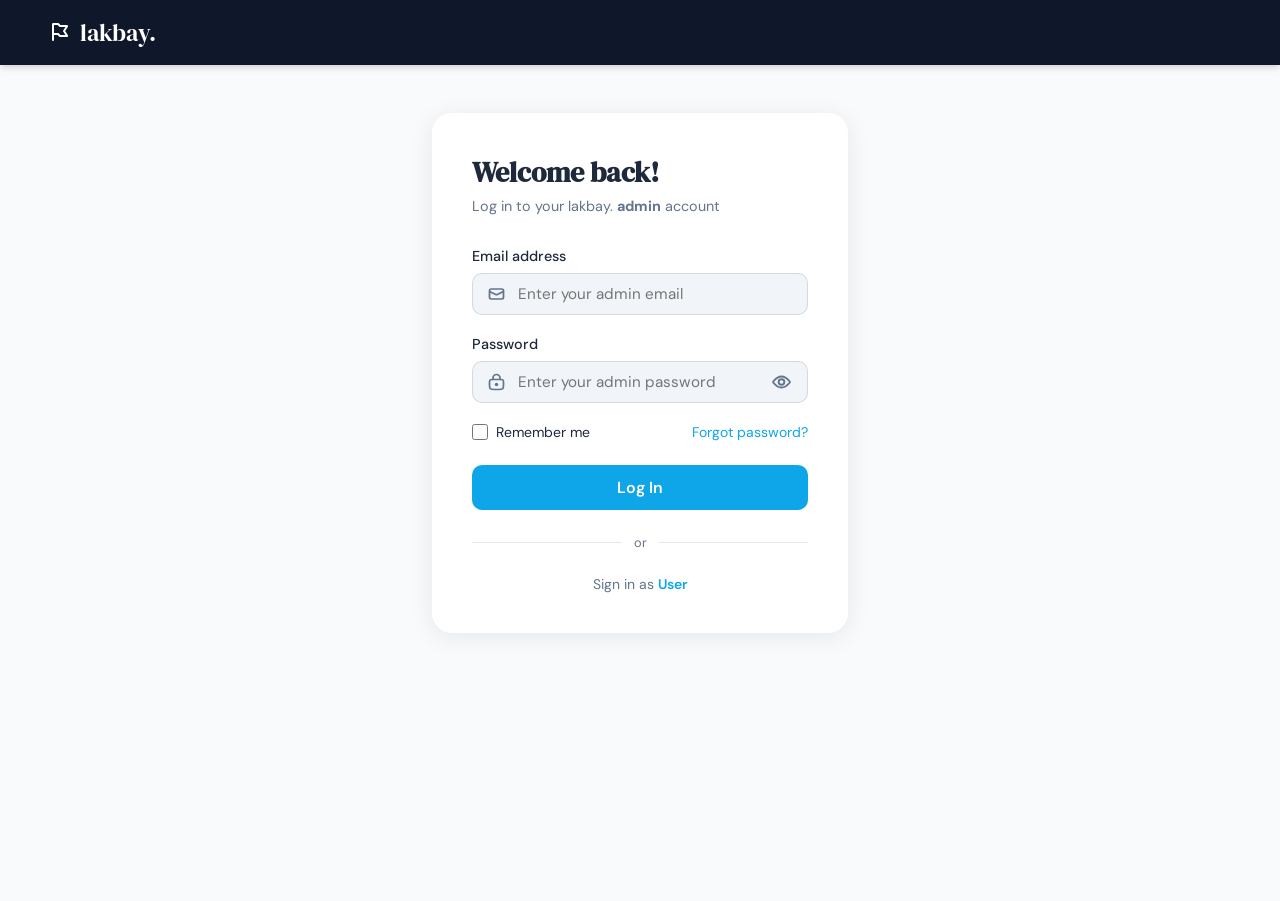
<file: admin.html>
<!DOCTYPE html>
<html lang="en">
<head>
  <meta charset="UTF-8" />
  <meta name="viewport" content="width=device-width, initial-scale=1.0" />
  <title> lakbay. - Admin Login </title>
  <link rel="stylesheet" href="login.css">
</head>
<body>

  <!-- header -->
  <header>
    <a href="index.html" class="brand">
      <img src="icons/logo.svg" alt="lakbay logo" style="width: 1.5rem; height: 1.5rem;">
      <span> lakbay. </span>
    </a>
  </header>

  <!-- page -->
  <div class="page">

    <div class="panel">
      <div class="login-card">
        <h2> Welcome back! </h2>
        <p class="subtitle"> Log in to your lakbay. <b>admin</b> account </p>

        <form id="loginForm" novalidate>

          <!-- email -->
          <div class="form-group">
            <label for="email"> Email address </label>
            <div class="input-wrapper">
              <img src="icons/email.svg" class="input-icon" style="width: 1.3rem; height: 1.3rem;">
              <input type="email" id="email" name="email" placeholder="Enter your admin email" autocomplete="email" />
            </div>
            <span class="error-msg" id="emailError">Please enter a valid email address.</span>
          </div>

          <!-- password -->
          <div class="form-group">
            <label for="password">Password</label>
            <div class="input-wrapper">
              <img src="icons/pass.svg" class="input-icon" style="width: 1.3rem; height: 1.3rem;">
              <input type="password" id="password" name="password" placeholder="Enter your admin password" autocomplete="current-password" />
              <button type="button" class="toggle-pw" id="togglePw" aria-label="Toggle password visibility">
                <img src="icons/hidepass.svg" id="iconEyeVisible" style="width: 1.4rem; height: 1.4rem;">
                <img src="icons/viewpass.svg" id="iconEyeHidden" style="width: 1.4rem; height: 1.4rem;">
              </button>
            </div>
            <span class="error-msg" id="passwordError">Password must be at least 6 characters.</span>
          </div>

          <!-- remember me + forgot -->
          <div class="form-meta">
            <label class="remember">
              <input type="checkbox" name="remember" />
              Remember me
            </label>
            <a href="#" class="forgot">Forgot password?</a>
          </div>

          <button type="submit" class="btn-login">Log In</button>

          <div class="divider">or</div>

          <p class="signup-row"> Sign in as <a href="login.html"> User </a></p>
        </form>
      </div>
    </div>
  </div>

  <script src="adminlogin.js"></script>
</body>
</html>
</file>
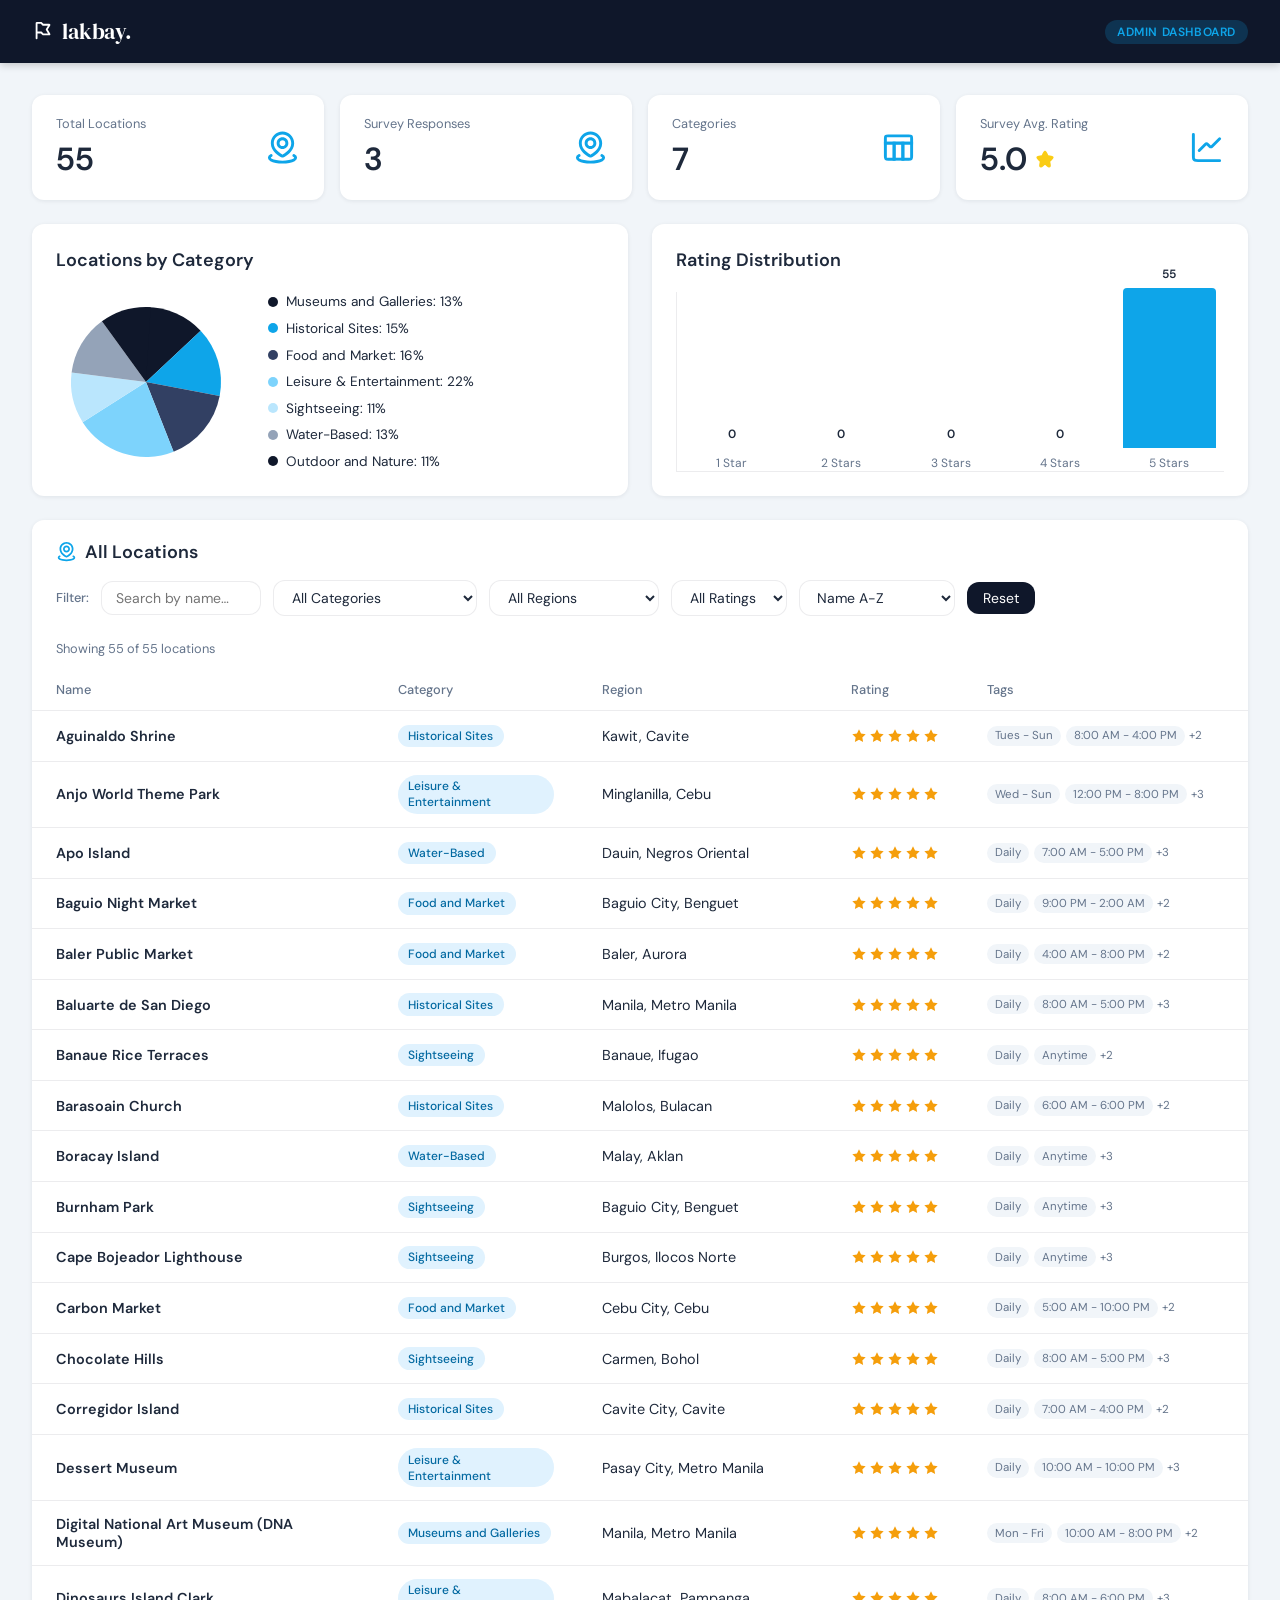
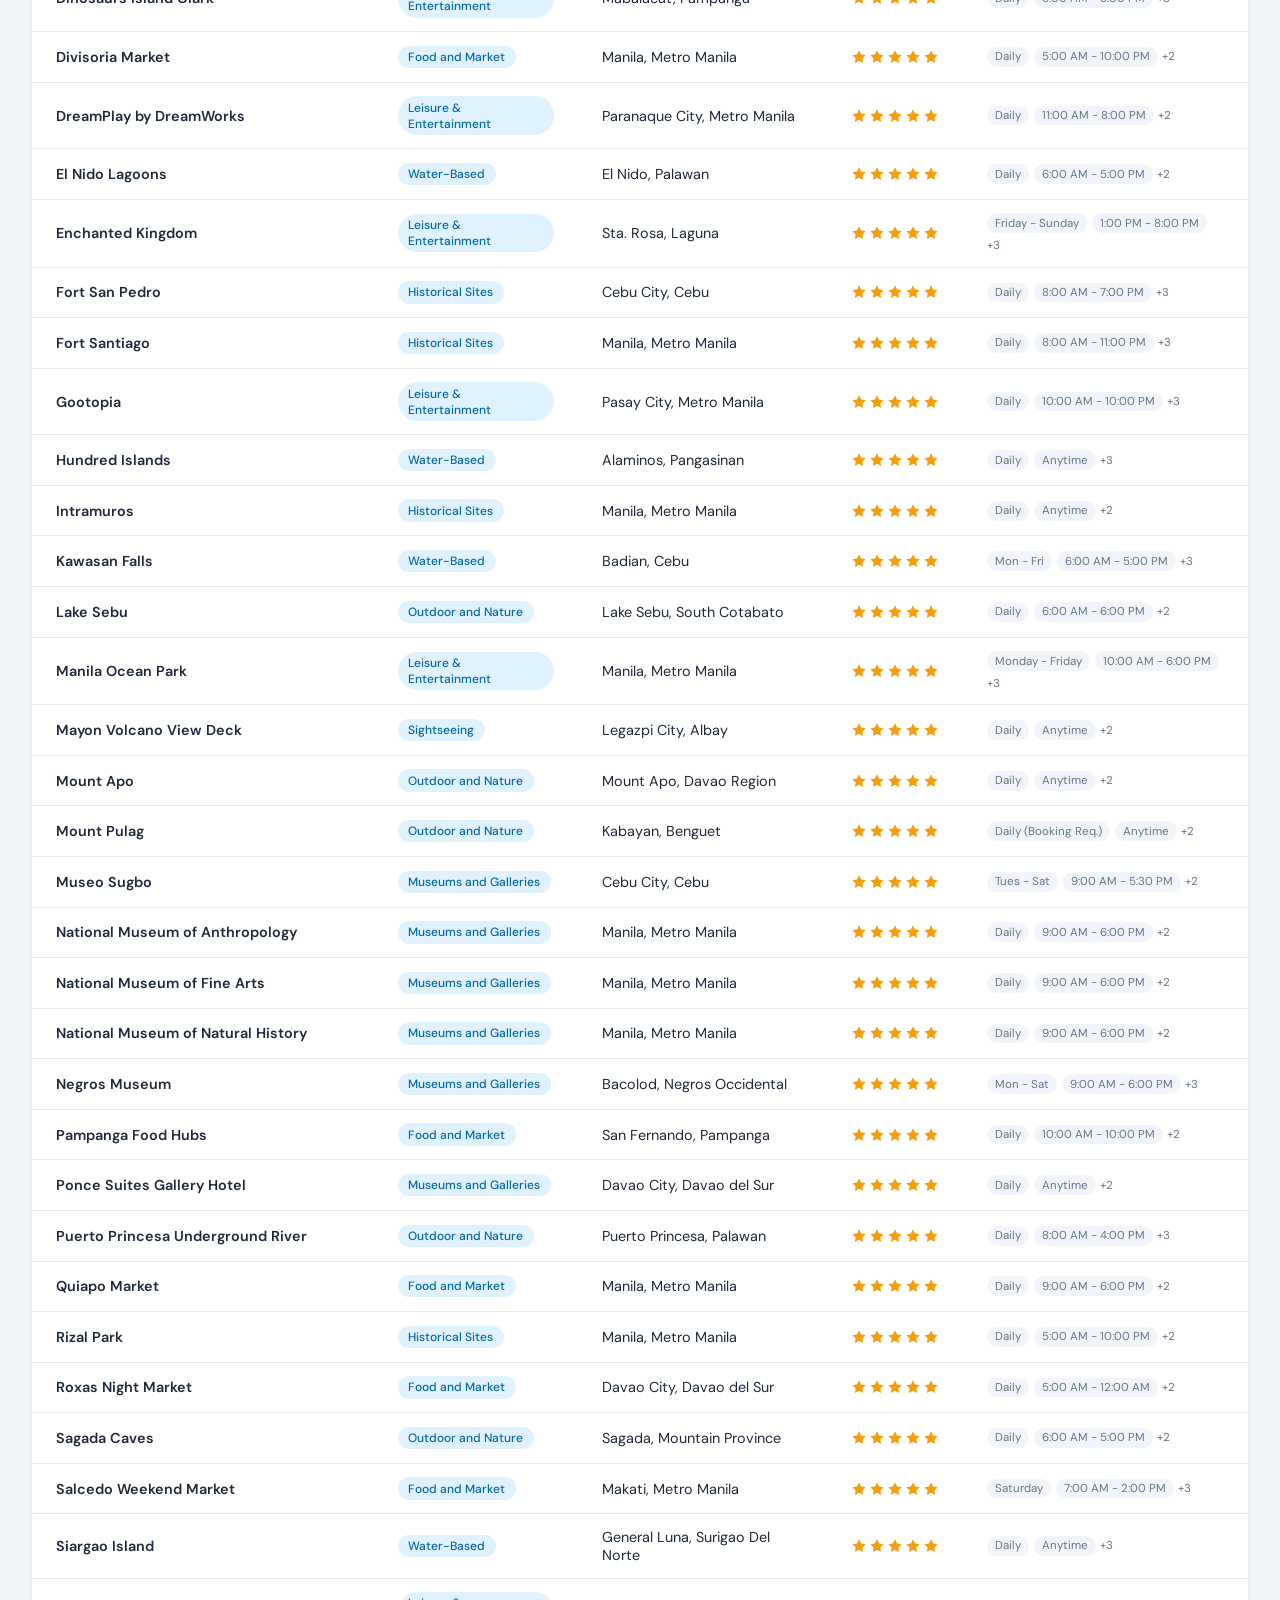
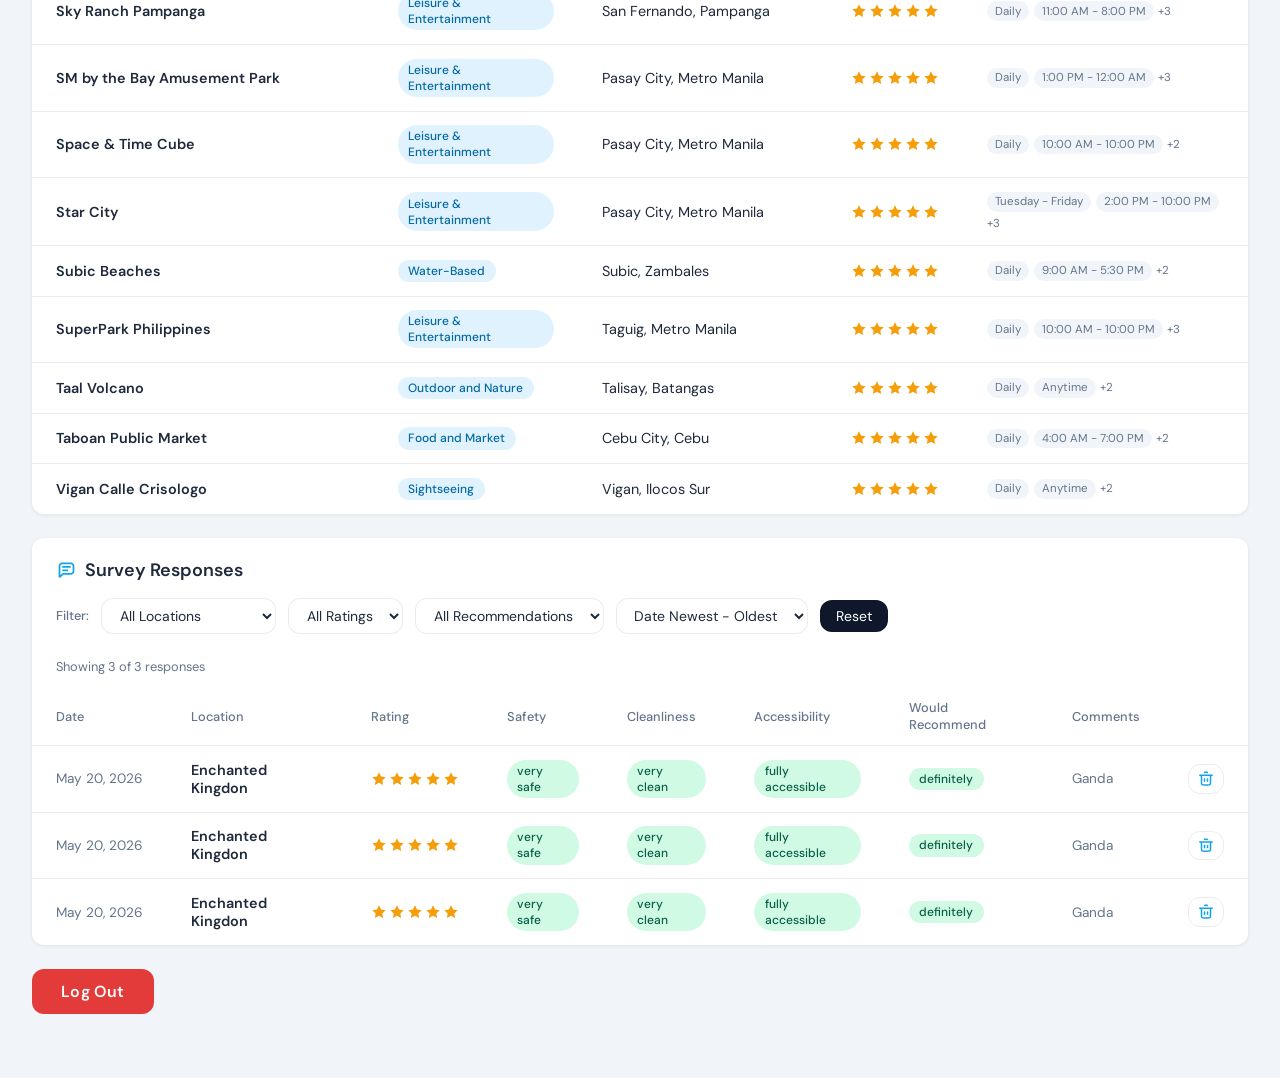
<file: dashboard.html>
<!DOCTYPE html>
<html lang="en">
<head>
  <meta charset="UTF-8">
  <meta name="viewport" content="width=device-width, initial-scale=1.0">
  <title>Dashboard - lakbay.</title>
  <link rel="stylesheet" href="dashboard.css">
</head>
<body>

  <header>
    <a href="land.html" class="brand">
      <img src="icons/logo.svg" alt="lakbay" style="width:1.4rem;height:1.4rem;">
      <span>lakbay.</span>
    </a>
    <span class="header-badge">Admin Dashboard</span>
  </header>

  <div class="dashboard">

    <!-- stat -->
    <div class="stats-grid">
      <div class="stat-card">
        <div>
          <div class="stat-label">Total Locations</div>
          <div class="stat-value" id="stat-locations"> - </div>
        </div>
        <img src="icons/pin.svg" alt="back" style="width: 2.2rem; height: 2.2rem;">
      </div>
      <div class="stat-card">
        <div>
          <div class="stat-label">Survey Responses</div>
          <div class="stat-value" id="stat-responses"> - </div>
        </div>
        <img src="icons/pin.svg" alt="back" style="width: 2.2rem; height: 2.2rem;">
      </div>
      <div class="stat-card">
        <div>
          <div class="stat-label">Categories</div>
          <div class="stat-value" id="stat-categories"> - </div>
        </div>
        <img src="icons/categories.svg" alt="back" style="width: 2.2rem; height: 2.2rem;">
      </div>
      <div class="stat-card">
        <div>
          <div class="stat-label">Survey Avg. Rating</div>
          <div class="stat-value" id="stat-avg-rating"> -
            <img src="icons/star_filled.svg" alt="back" style="width: 1.5rem; height: 1.5rem;">
          </div>
        </div>
        <img src="icons/graph.svg" alt="back" style="width: 2.2rem; height: 2.2rem;">
      </div>
    </div>

    <!-- chrrts -->
    <div class="charts-row">
      <div class="chart-card">
        <div class="section-title">Locations by Category</div>
        <div class="pie-wrap">
          <canvas class="pie-canvas" id="pie-chart" width="180" height="180"></canvas>
          <div class="pie-legend" id="pie-legend"></div>
        </div>
      </div>

      <div class="chart-card">
        <div class="section-title">Rating Distribution</div>
        <div class="bar-chart" id="bar-chart"></div>
      </div>
    </div>

    <!-- locations table -->
    <div class="table-card">
      <div class="table-card-header">
        <img src="icons/pin.svg" alt="back" style="width: 1.3rem; height: 1.3rem;">
        <span class="section-title" style="margin:0;">All Locations</span>
      </div>

      <div class="filter-bar" style="padding: 1rem 1.5rem 0;">
        <span class="filter-label">Filter:</span>
        <input type="text" id="loc-search" placeholder="Search by name…" style="width:160px;">
        <select id="loc-category">
          <option value="">All Categories</option>
        </select>
        <select id="loc-region">
          <option value="">All Regions</option>
        </select>
        <select id="loc-rating">
          <option value="">All Ratings</option>
          <option value="5">5 Stars</option>
          <option value="4">4 Stars</option>
          <option value="3">3 Stars</option>
          <option value="2">2 Stars</option>
          <option value="1">1 Star</option>
        </select>
        <select id="loc-sort">
          <option value="name-asc">Name A-Z</option>
          <option value="name-desc">Name Z-A</option>
          <option value="rating-desc">Rating High-Low</option>
          <option value="rating-asc">Rating Low-High</option>
        </select>
        <button class="btn-reset" id="loc-reset">Reset</button>
      </div>
      <div class="count-indicator" id="loc-count" style="padding-top:0.5rem;"></div>

      <table>
        <thead>
          <tr>
            <th>Name</th>
            <th>Category</th>
            <th>Region</th>
            <th>Rating</th>
            <th>Tags</th>
          </tr>
        </thead>
        <tbody id="loc-tbody"></tbody>
      </table>
    </div>

    <!-- survey responses table -->
    <div class="table-card">
      <div class="table-card-header">
        <img src="icons/comment.svg" alt="back" style="width: 1.3rem; height: 1.3rem;">
        <span class="section-title" style="margin:0;">Survey Responses</span>
      </div>

      <div class="filter-bar" style="padding: 1rem 1.5rem 0;">
        <span class="filter-label">Filter:</span>
        <select id="srv-location">
          <option value="">All Locations</option>
        </select>
        <select id="srv-rating">
          <option value="">All Ratings</option>
          <option value="5">5 Stars</option>
          <option value="4">4 Stars</option>
          <option value="3">3 Stars</option>
          <option value="2">2 Stars</option>
          <option value="1">1 Star</option>
        </select>
        <select id="srv-recommend">
          <option value="">All Recommendations</option>
          <option value="definitely">Definitely</option>
          <option value="probably">Probably</option>
          <option value="maybe">Maybe</option>
          <option value="probably-not">Probably Not</option>
          <option value="definitely-not">Definitely Not</option>
        </select>
        <select id="srv-sort">
          <option value="date-desc">Date Newest - Oldest</option>
          <option value="date-asc">Date Oldest - Newest</option>
          <option value="rating-desc">Rating High - Low</option>
          <option value="rating-asc">Rating Low - High</option>
        </select>
        <button class="btn-reset" id="srv-reset">Reset</button>
      </div>
      <div class="count-indicator" id="srv-count" style="padding-top:0.5rem;"></div>

      <table>
        <thead>
          <tr>
            <th>Date</th>
            <th>Location</th>
            <th>Rating</th>
            <th>Safety</th>
            <th>Cleanliness</th>
            <th>Accessibility</th>
            <th>Would Recommend</th>
            <th>Comments</th>
            <th></th>
          </tr>
        </thead>
        <tbody id="srv-tbody"></tbody>
      </table>
    </div>

    <a href="login.html"><button  type="submit" class="btn-logout"> Log Out </button></a>
  </div>

  <script src="dashboard.js"></script>

</body>
</html>
</file>
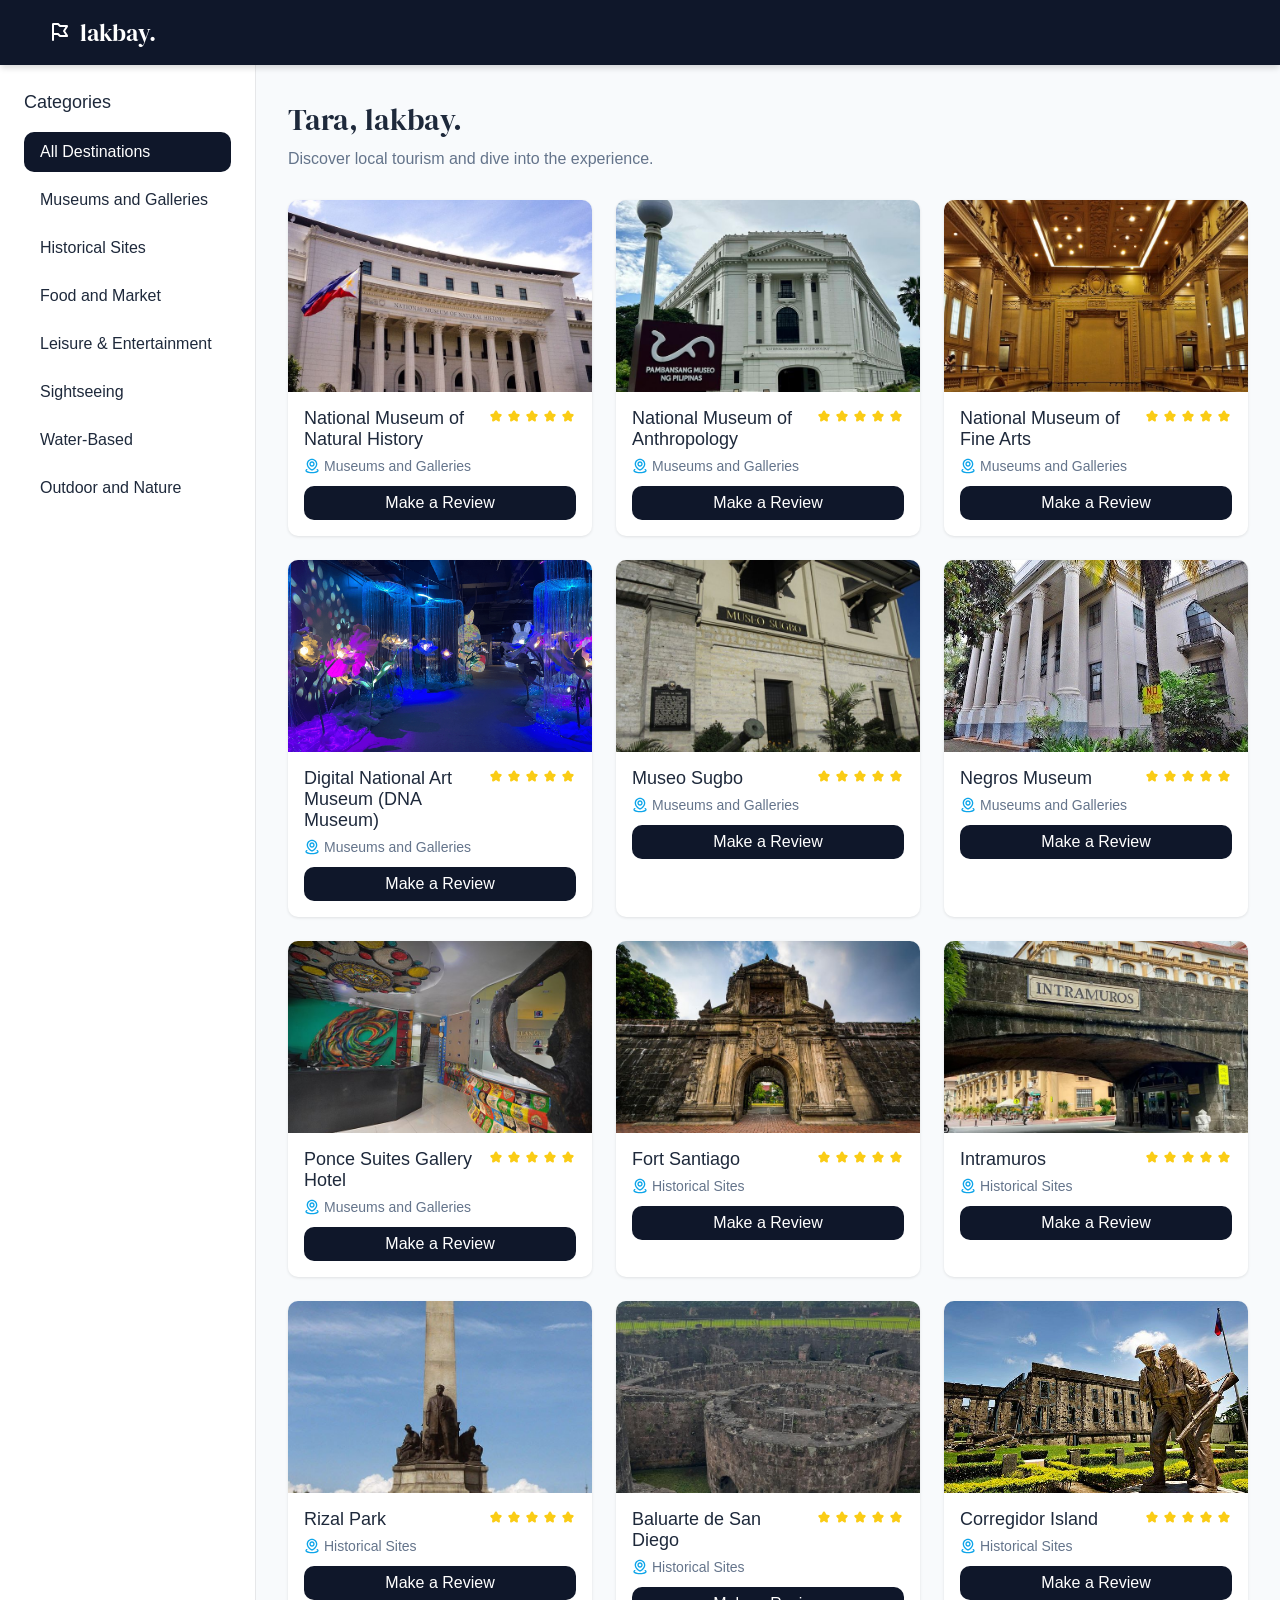
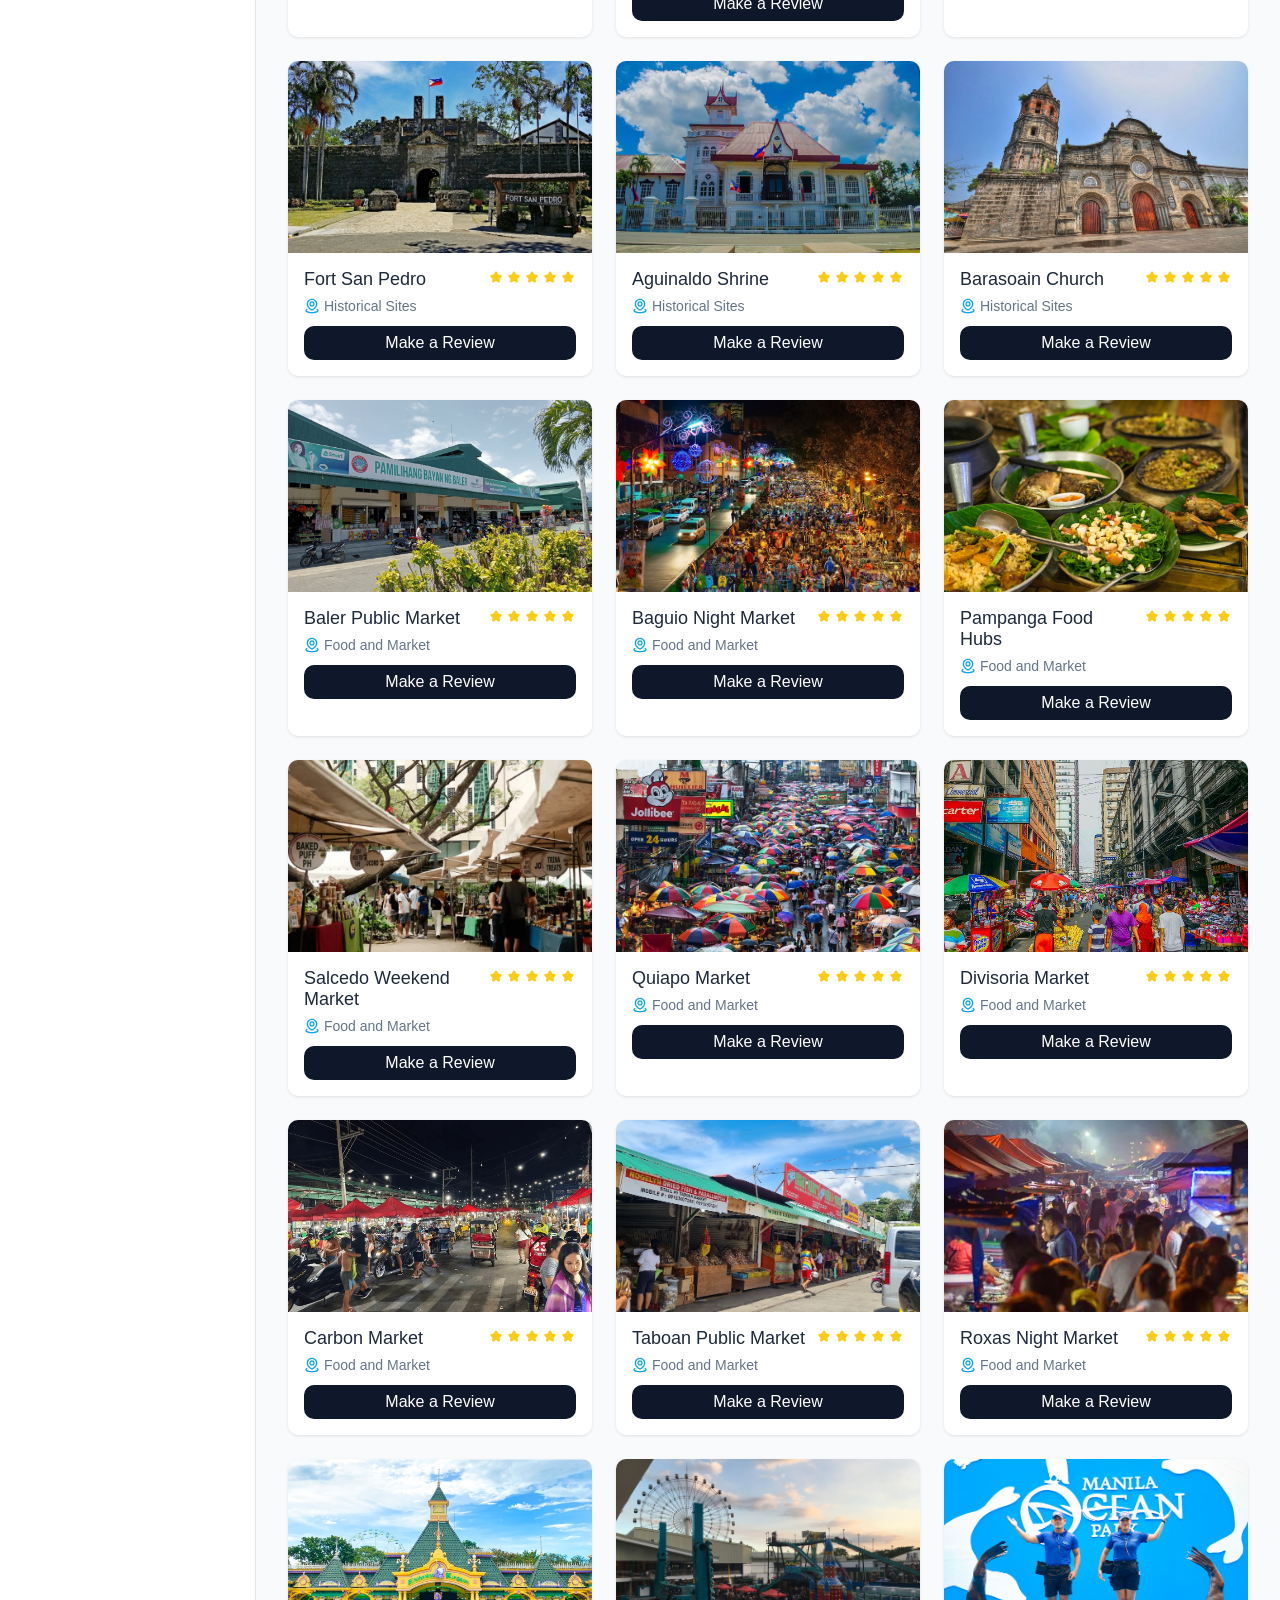
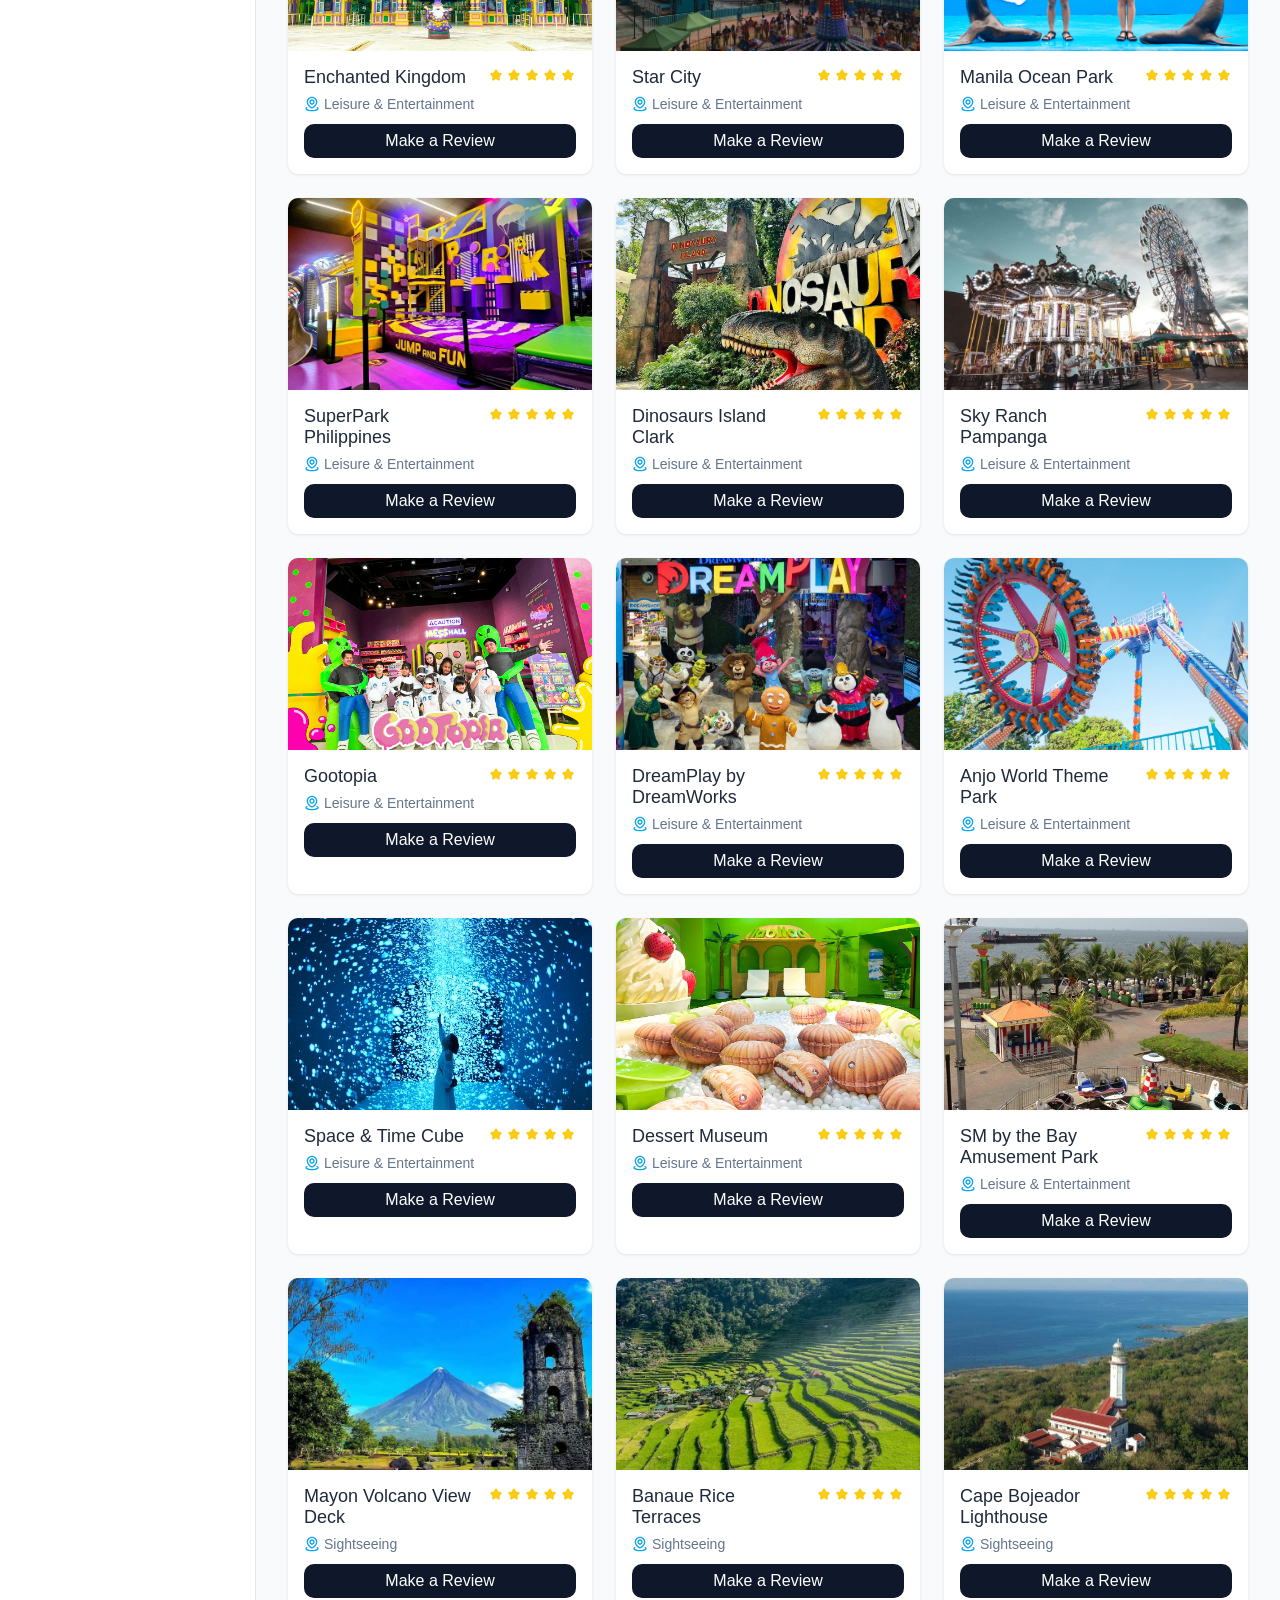
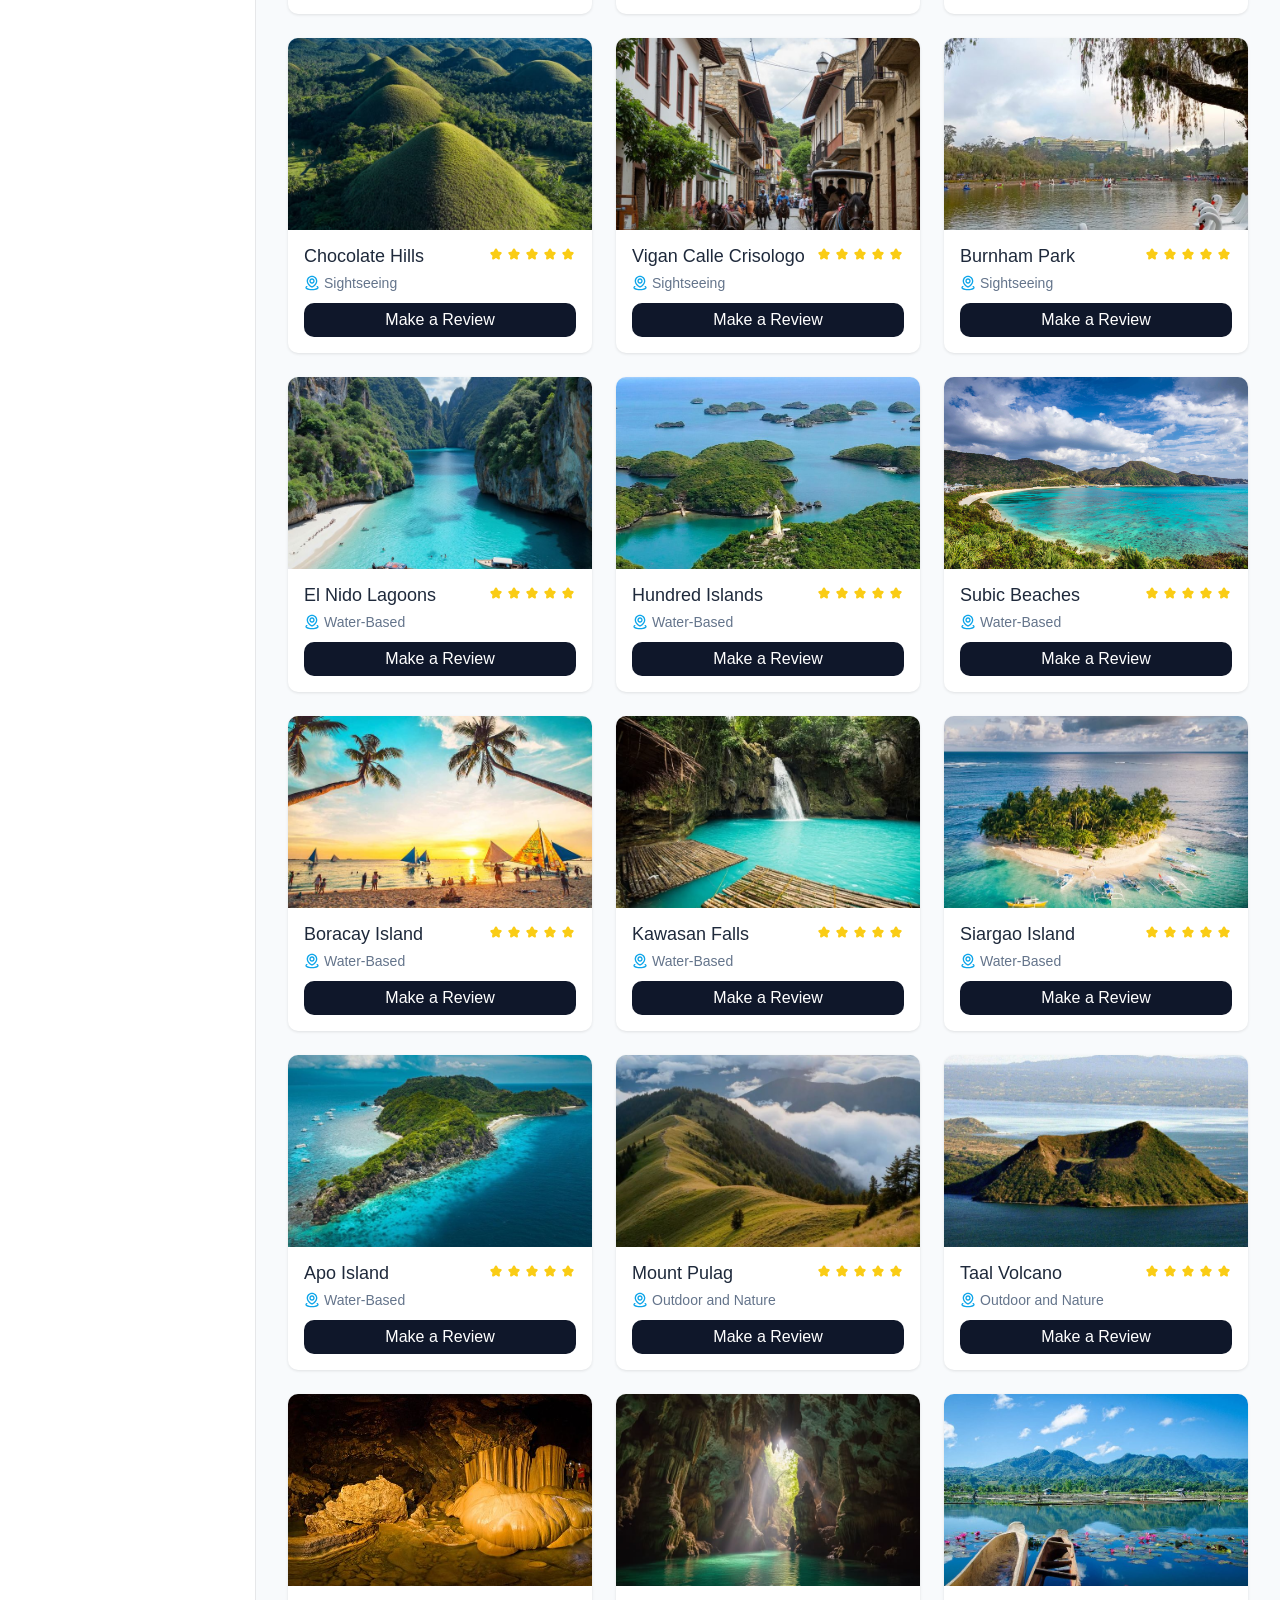
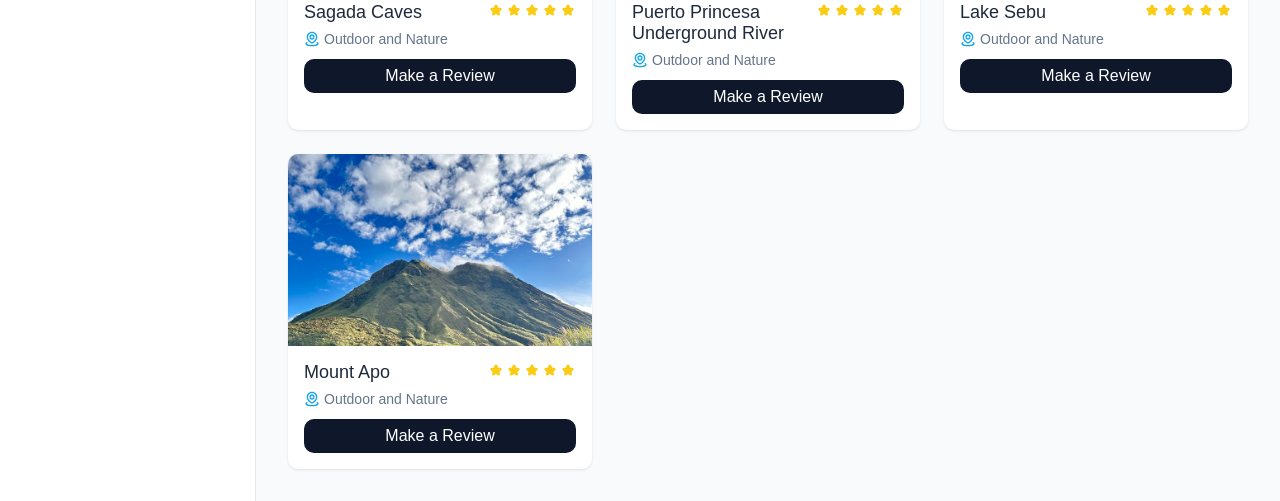
<file: land.html>
<!DOCTYPE html>
<html lang="en">
<head>
    <meta charset="UTF-8">
    <meta name="viewport" content="width=device-width, initial-scale=1.0">
    <link rel="stylesheet" href="land.css">
    <title> lakbay. </title>
</head>
<body>
    <header>
      <a href="index.html" class="brand">
        <img src="icons/logo.svg" alt="lakbay logo" style="width: 1.5rem; height: 1.5rem;">
        <span> lakbay. </span>
      </a>
    </header>

    <div class="home-layout">

      <aside class="sidebar" id="sidebar"></aside>

      <div class="content-area">
        <div class="content-inner">
          <h1 id="page-title"> Tara, lakbay. </h1>
          <p> Discover local tourism and dive into the experience. </p>
          <div class="locations-grid" id="locations-grid"></div>
        </div>
      </div>
    </div>
<script src="land.js"></script>
</body>
</html>
</file>
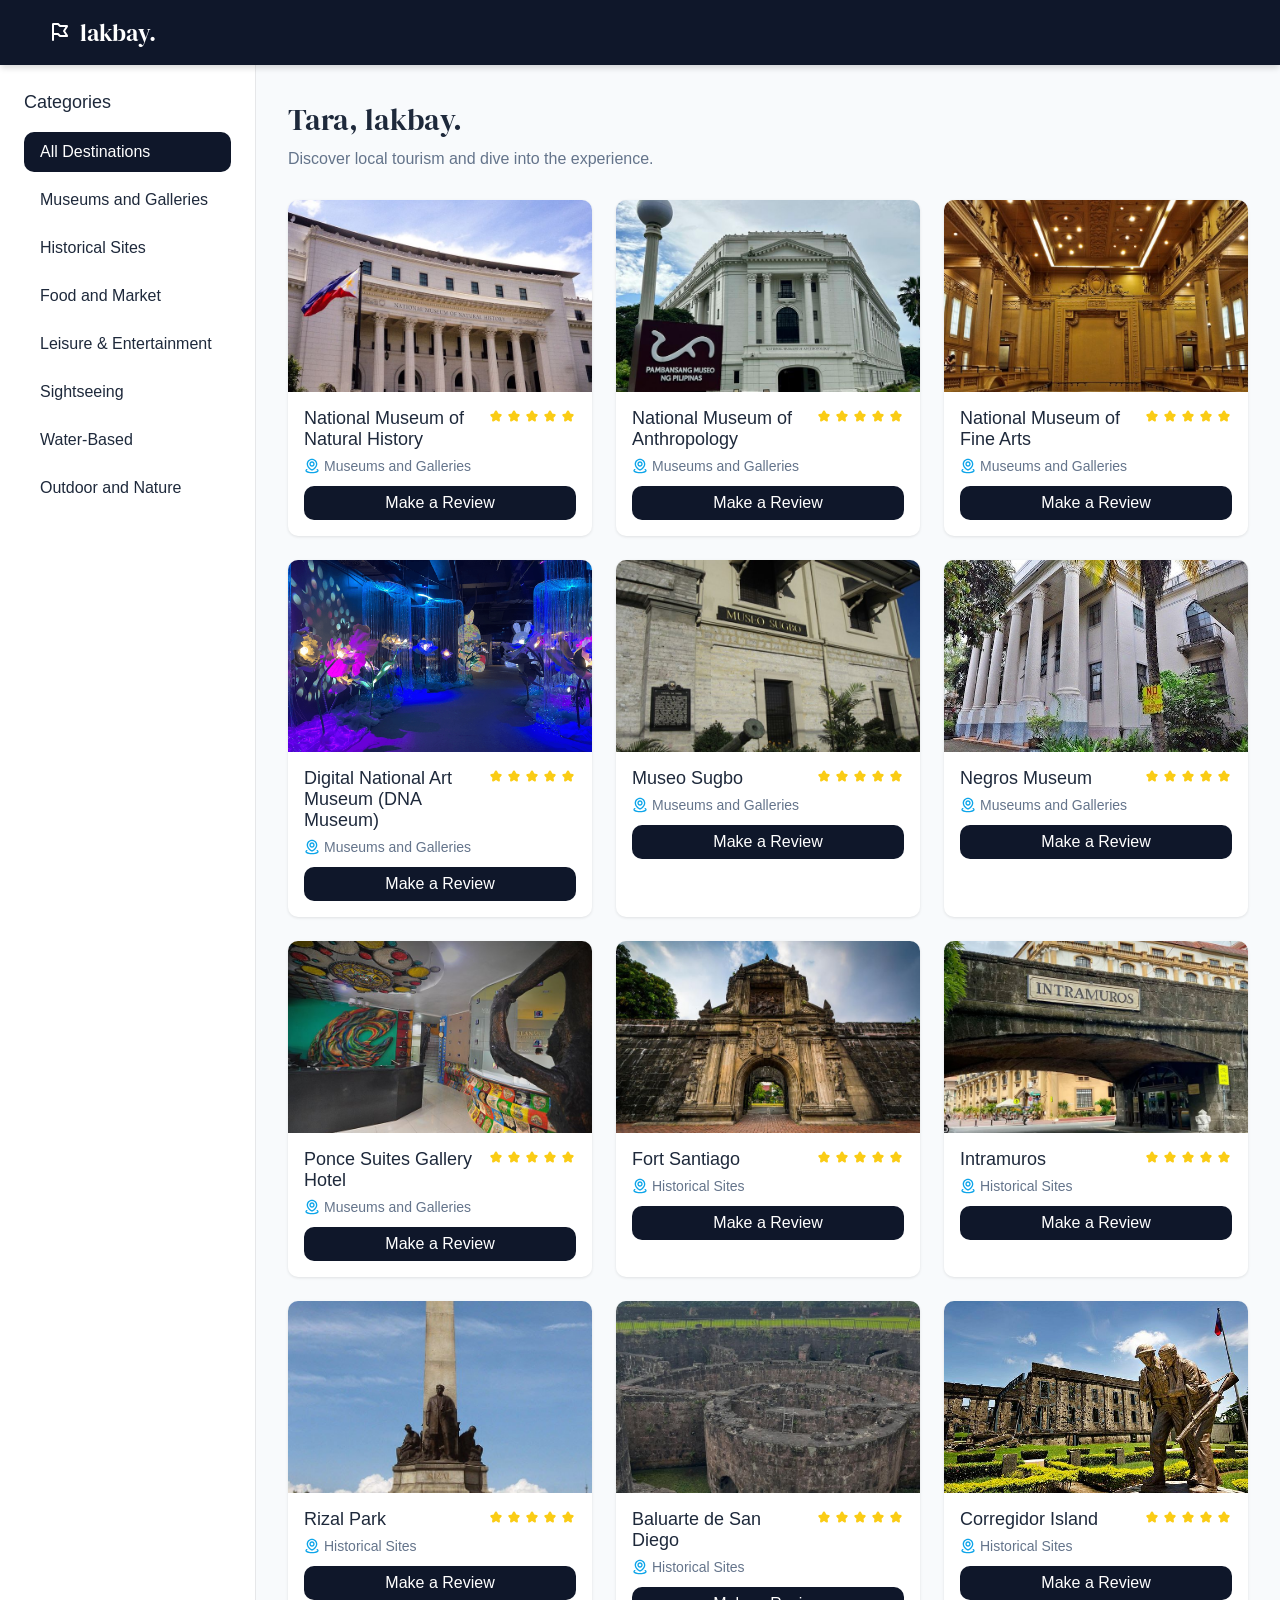
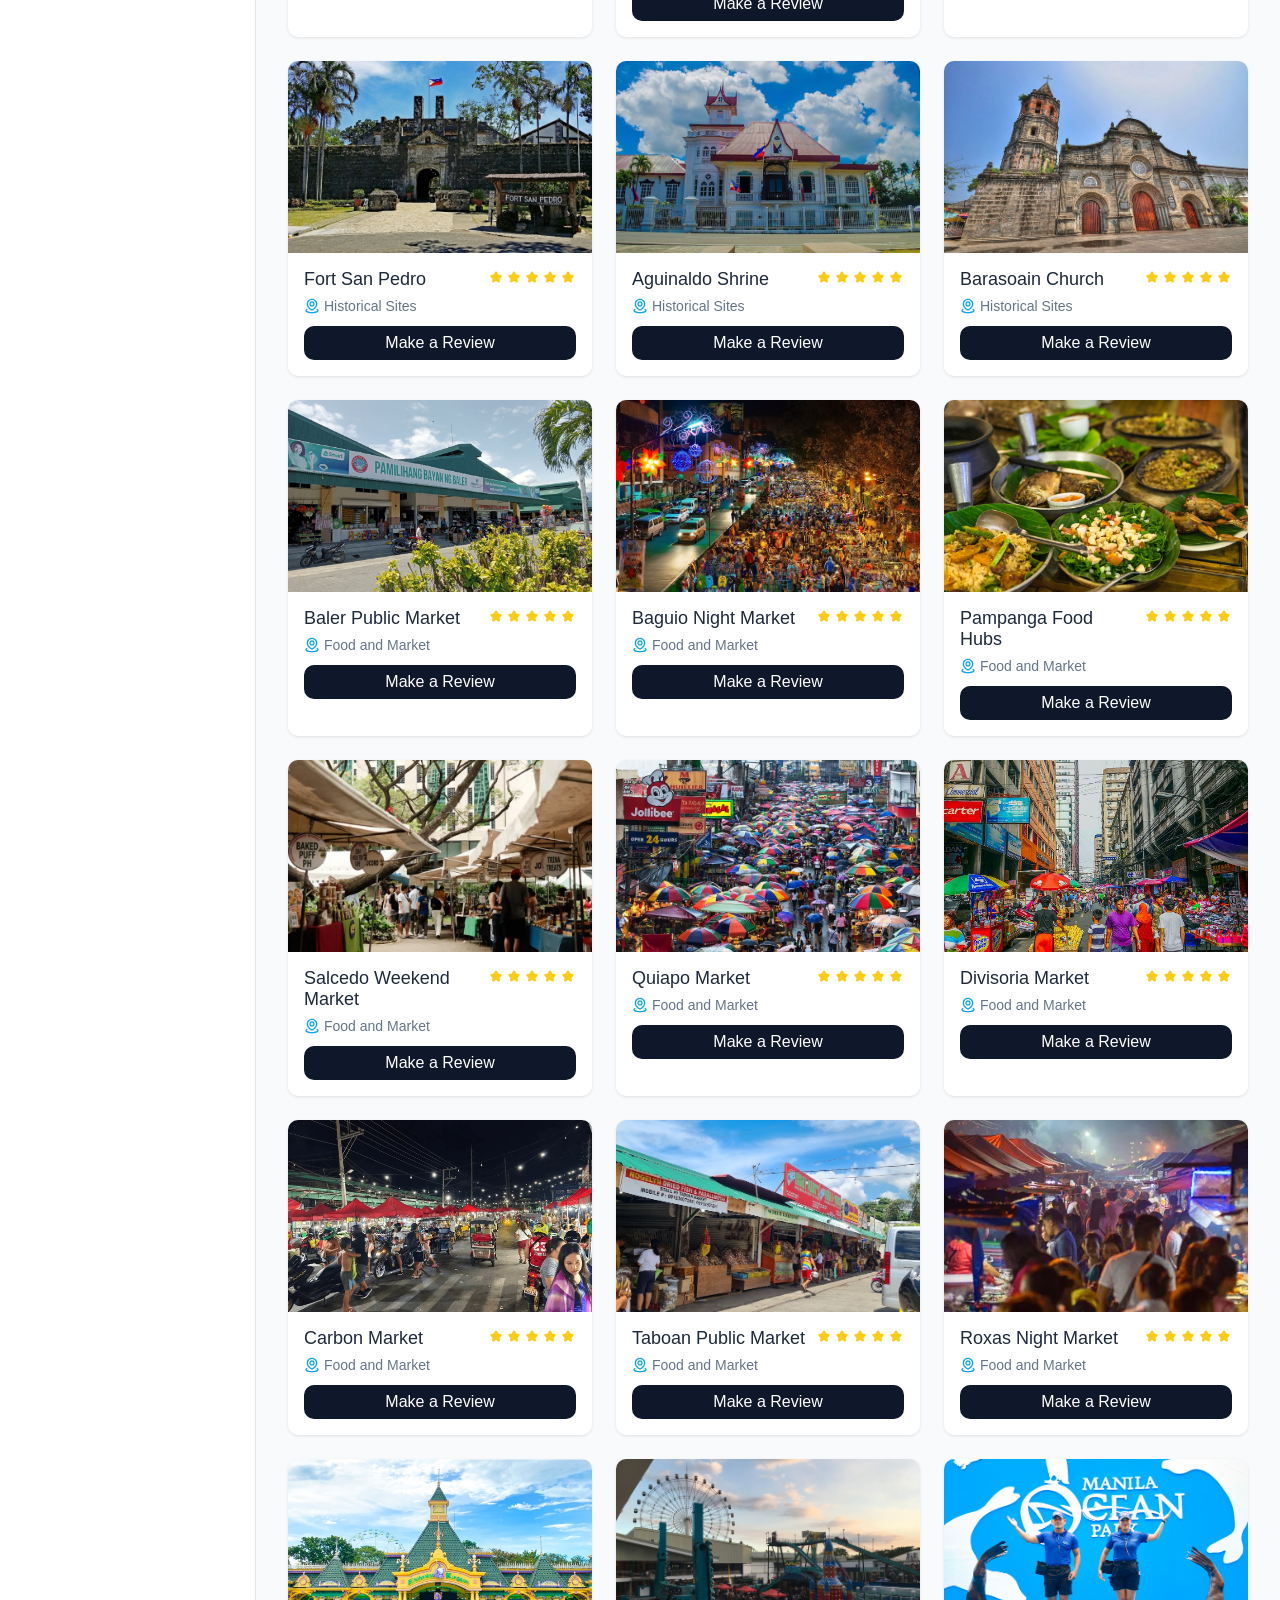
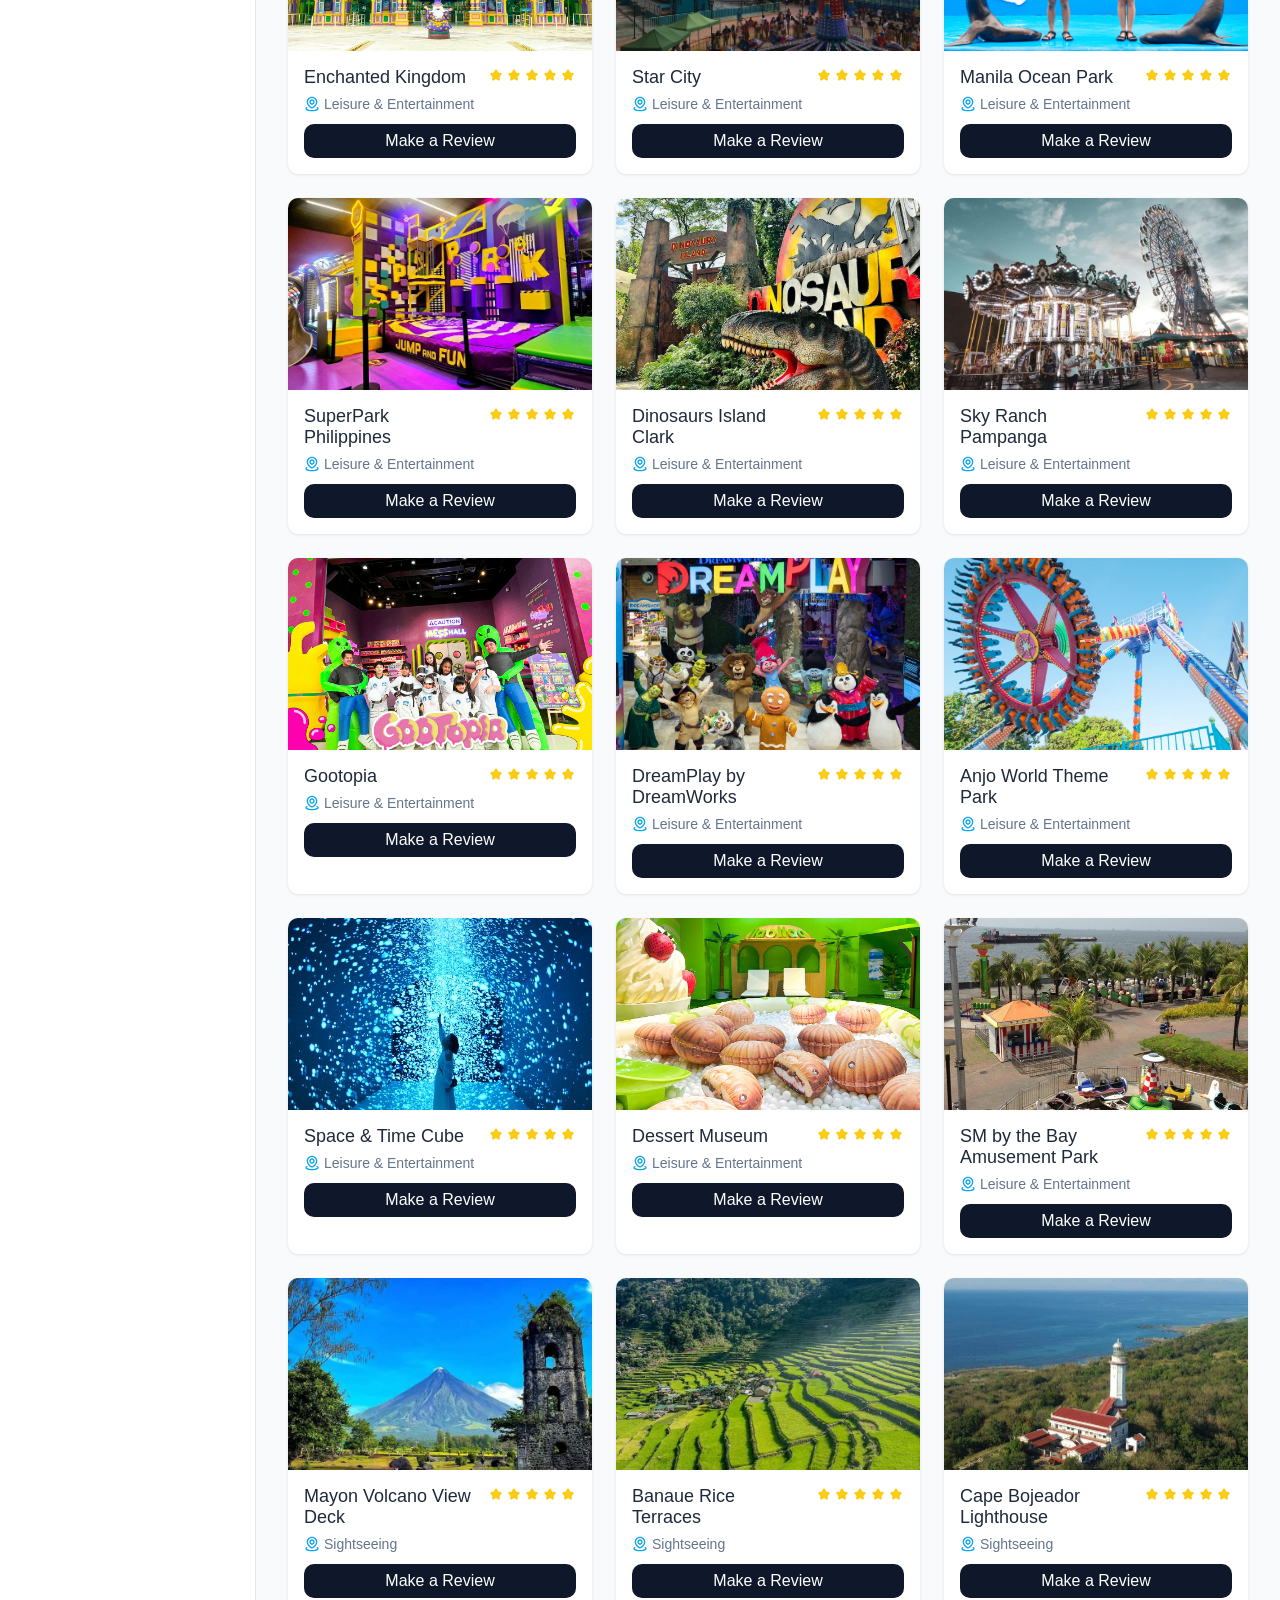
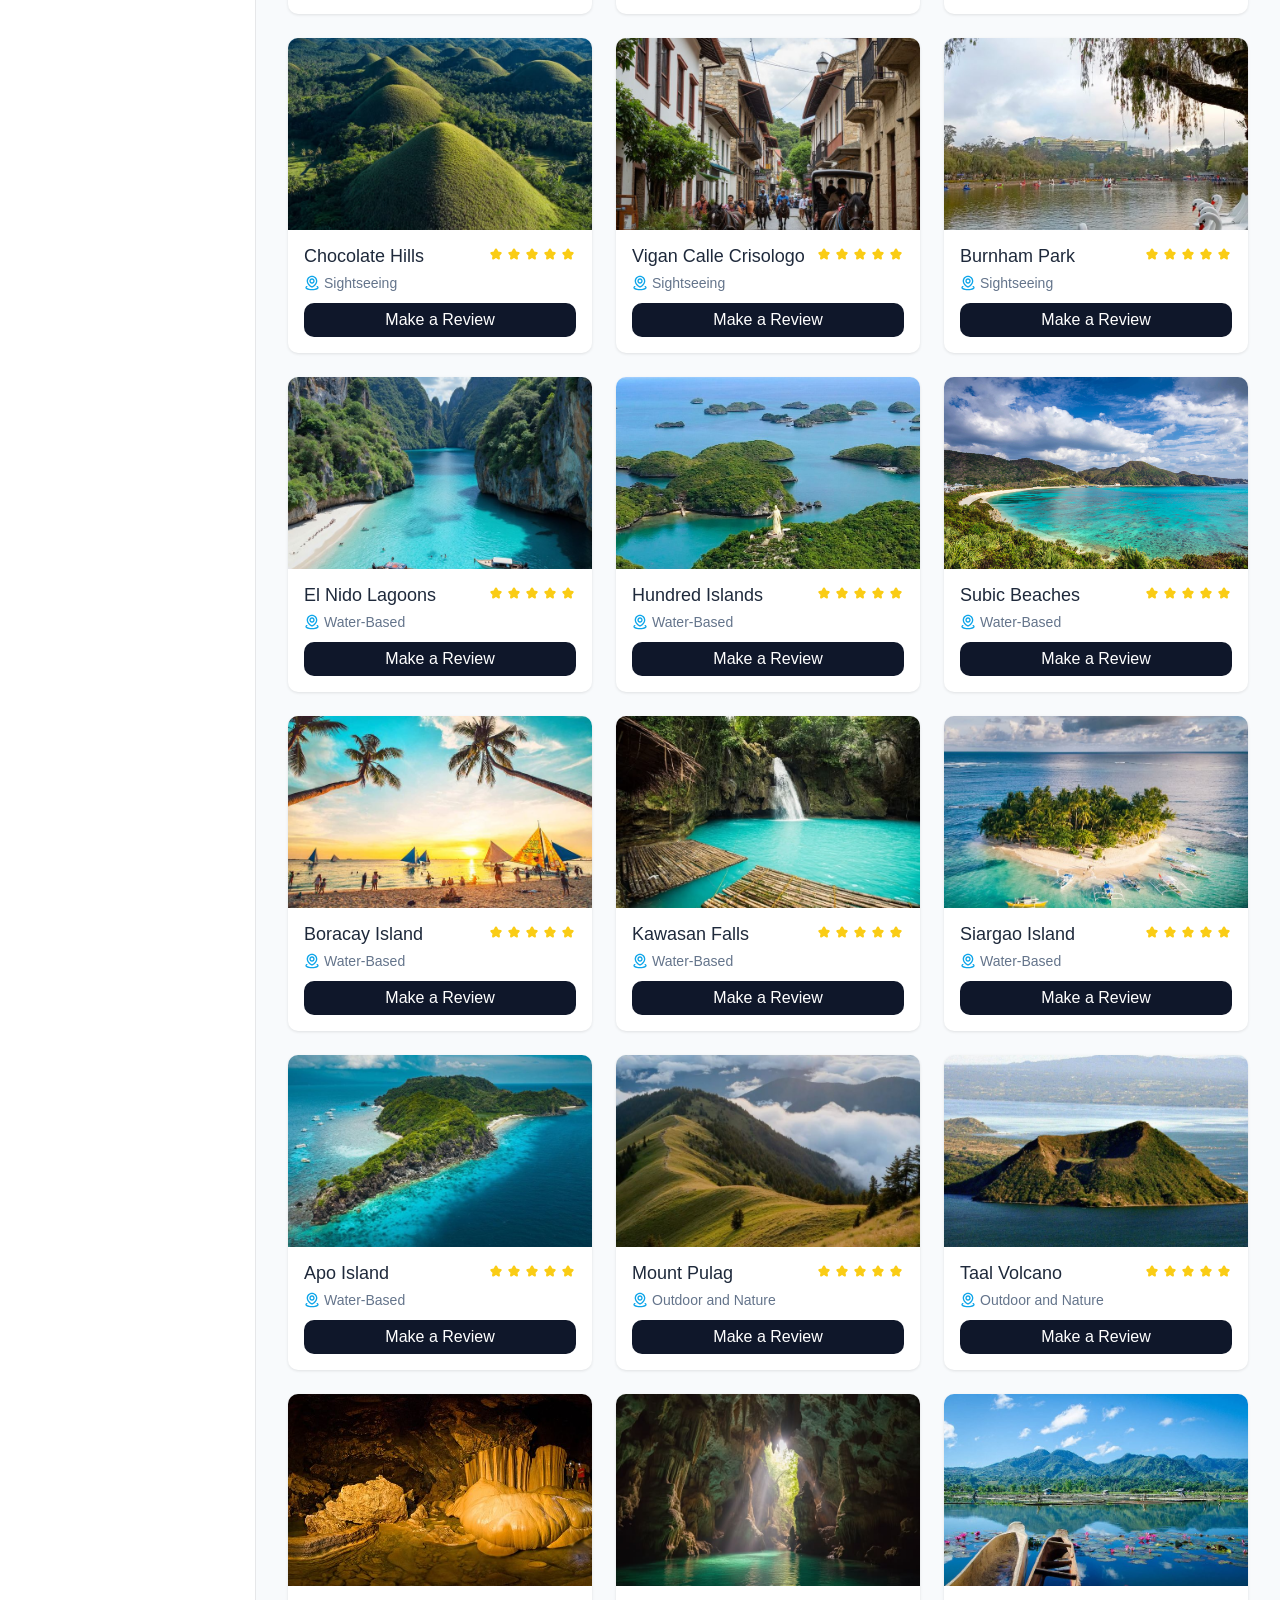
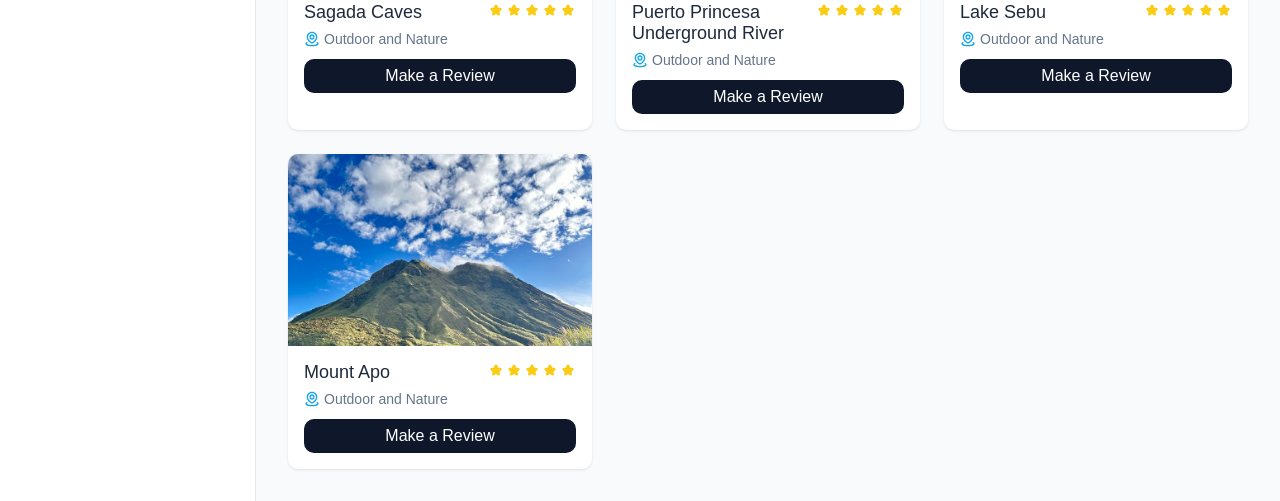
<file: location.html>
<!DOCTYPE html>
<html lang="en">
<head>
  <meta charset="UTF-8">
  <meta name="viewport" content="width=device-width, initial-scale=1.0">
  <title>lakbay.</title>
  <link rel="stylesheet" href="styles.css">
</head>
<body>

  <header>
    <a href="land.html" class="brand">
      <img src="icons/logo.svg" alt="lakbay logo" style="width: 1.5rem; height: 1.5rem;">
      <span>lakbay.</span>
    </a>
  </header>

  <div id="app">
    <main>
      <div class="page-wrapper wide">

        <a href="land.html" class="back-link">
          <img src="icons/arrow_left.svg" alt="back" style="width: 1.1rem; height: 1.1rem;">
          Back to Locations
        </a>

        <div class="detail-card">
          <img class="detail-img" id="detail-img" src="" alt="" onerror="this.src='https://placehold.co/1200x400/e2e8f0/64748b?text=Image+not+found'">
          <div class="detail-body">
            <div class="detail-top">
              <div>
                <h1 id="detail-name"></h1>
                <div class="detail-location">
                  <img src="icons/pin.svg" alt="pin" style="width: 1.1rem; height: 1.1rem;">
                  <span id="detail-region"></span>
                </div>
              </div>
              <div id="detail-stars" class="stars"></div>
            </div>

            <div class="category-badge" id="detail-badge"></div>

            <p class="detail-description" id="detail-description"></p>

            <div class="detail-tags-title"><h2>Details</h2></div>
            <div class="tags-list" id="detail-tags"></div>

            <div class="detail-actions">
              <a id="btn-plan" href="" class="btn-primary"> Plan a Trip </a>
              <a id="btn-review" href="makeReview.html" class="btn-dark"> Write a Review </a>
            </div>
          </div>
        </div>

      </div>
    </main>
  </div>

  <script src="location.js"></script>
</body>
</html>
</file>
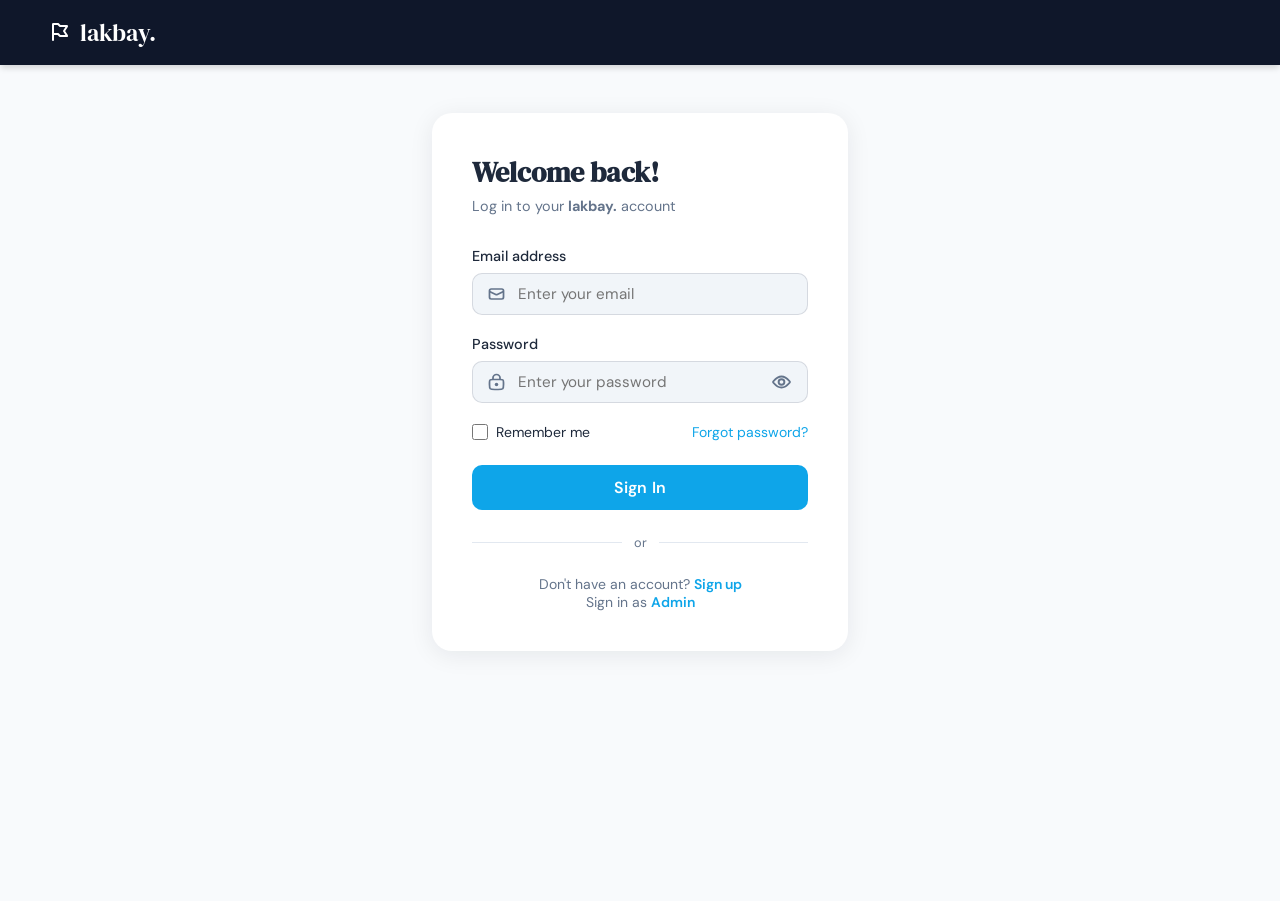
<file: login.html>
<!DOCTYPE html>
<html lang="en">
<head>
  <meta charset="UTF-8" />
  <meta name="viewport" content="width=device-width, initial-scale=1.0" />
  <title> lakbay. - Login </title>
  <link rel="stylesheet" href="login.css">
</head>
<body>

  <!-- header -->
  <header>
    <a href="index.html" class="brand">
      <img src="icons/logo.svg" alt="lakbay logo" style="width: 1.5rem; height: 1.5rem;">
      <span> lakbay. </span>
    </a>
  </header>

  <!-- page -->
  <div class="page">

    <div class="panel">
      <div class="login-card">
        <h2> Welcome back! </h2>
        <p class="subtitle"> Log in to your <b>lakbay.</b> account </p>

        <form id="loginForm" novalidate>

          <!-- email -->
          <div class="form-group">
            <label for="email">Email address</label>
            <div class="input-wrapper">
              <img src="icons/email.svg" class="input-icon" style="width: 1.3rem; height: 1.3rem;">
              <input type="email" id="email" name="email" placeholder="Enter your email" autocomplete="email" />
            </div>
            <span class="error-msg" id="emailError">Please enter a valid email address.</span>
          </div>

          <!-- password -->
          <div class="form-group">
            <label for="password">Password</label>
            <div class="input-wrapper">
              <img src="icons/pass.svg" class="input-icon" style="width: 1.3rem; height: 1.3rem;">
              <input type="password" id="password" name="password" placeholder="Enter your password" autocomplete="current-password" />
              <button type="button" class="toggle-pw" id="togglePw" aria-label="Toggle password visibility">
                <img src="icons/hidepass.svg" id="iconEyeVisible" style="width: 1.4rem; height: 1.4rem;">
                <img src="icons/viewpass.svg" id="iconEyeHidden" style="width: 1.4rem; height: 1.4rem;">
              </button>
            </div>
            <span class="error-msg" id="passwordError">Password must be at least 6 characters.</span>
          </div>

          <!-- remember me + forgot -->
          <div class="form-meta">
            <label class="remember">
              <input type="checkbox" name="remember" />
              Remember me
            </label>
            <a href="#" class="forgot">Forgot password?</a>
          </div>

          <button type="submit" class="btn-login">Sign In</button>

          <div class="divider">or</div>

          <p class="signup-row"> Don't have an account? <a href="signup.html"> Sign up </a></p>
          <p class="signup-row"> Sign in as <a href="admin.html"> Admin </a></p>
        </form>
      </div>
    </div>
  </div>

  <script src="login.js"></script>
</body>
</html>
</file>
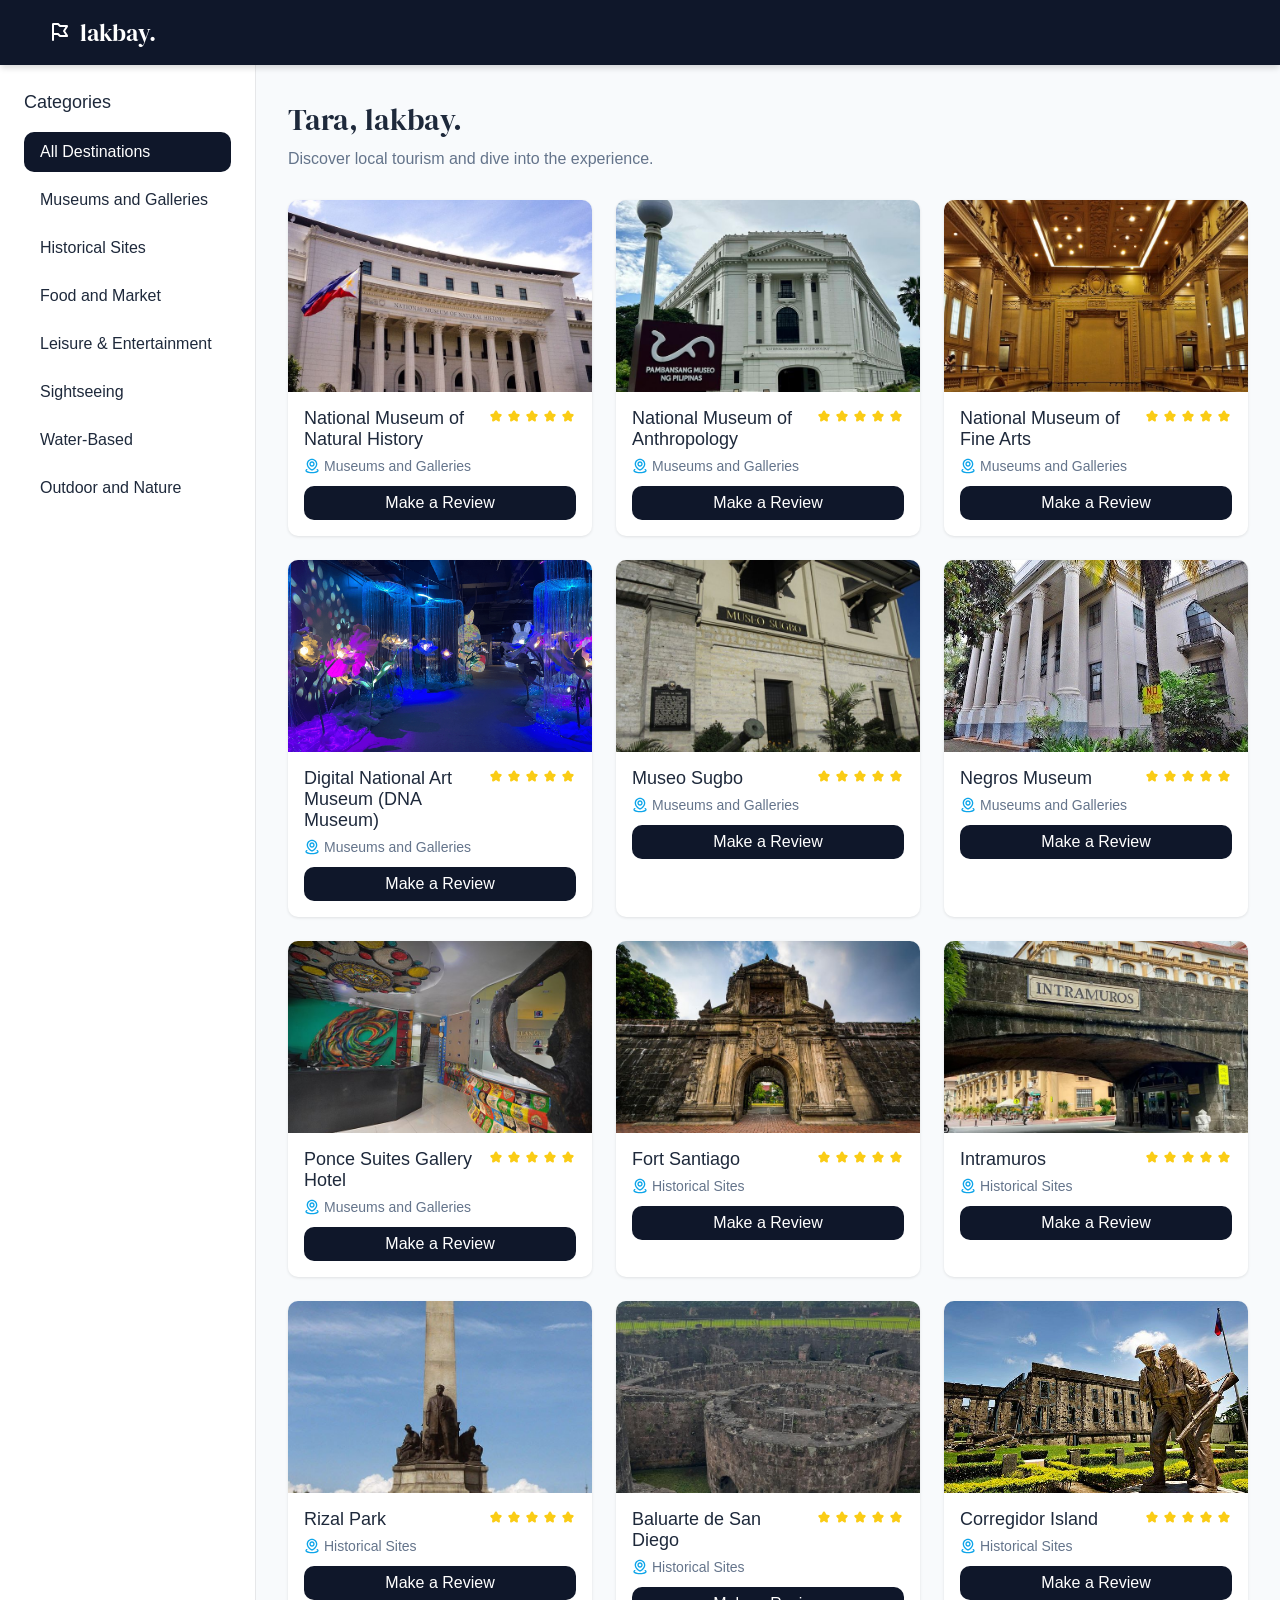
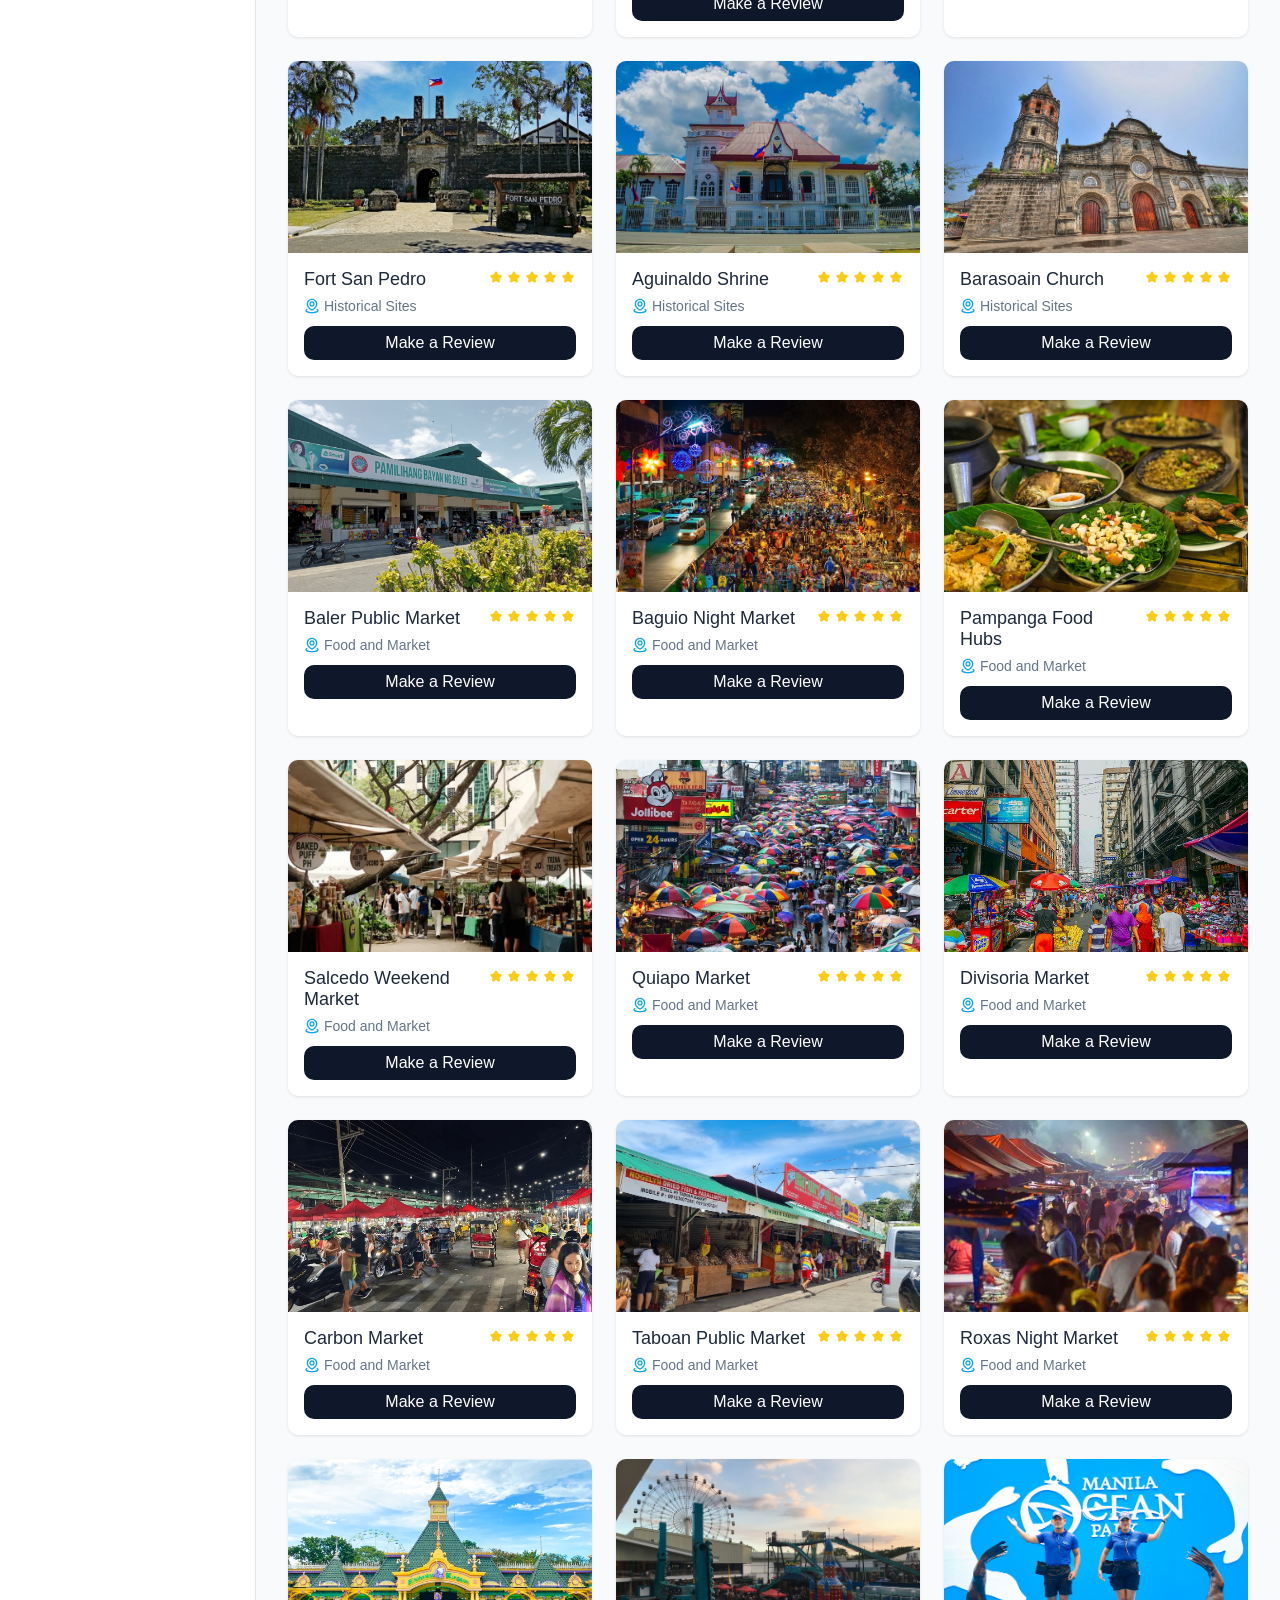
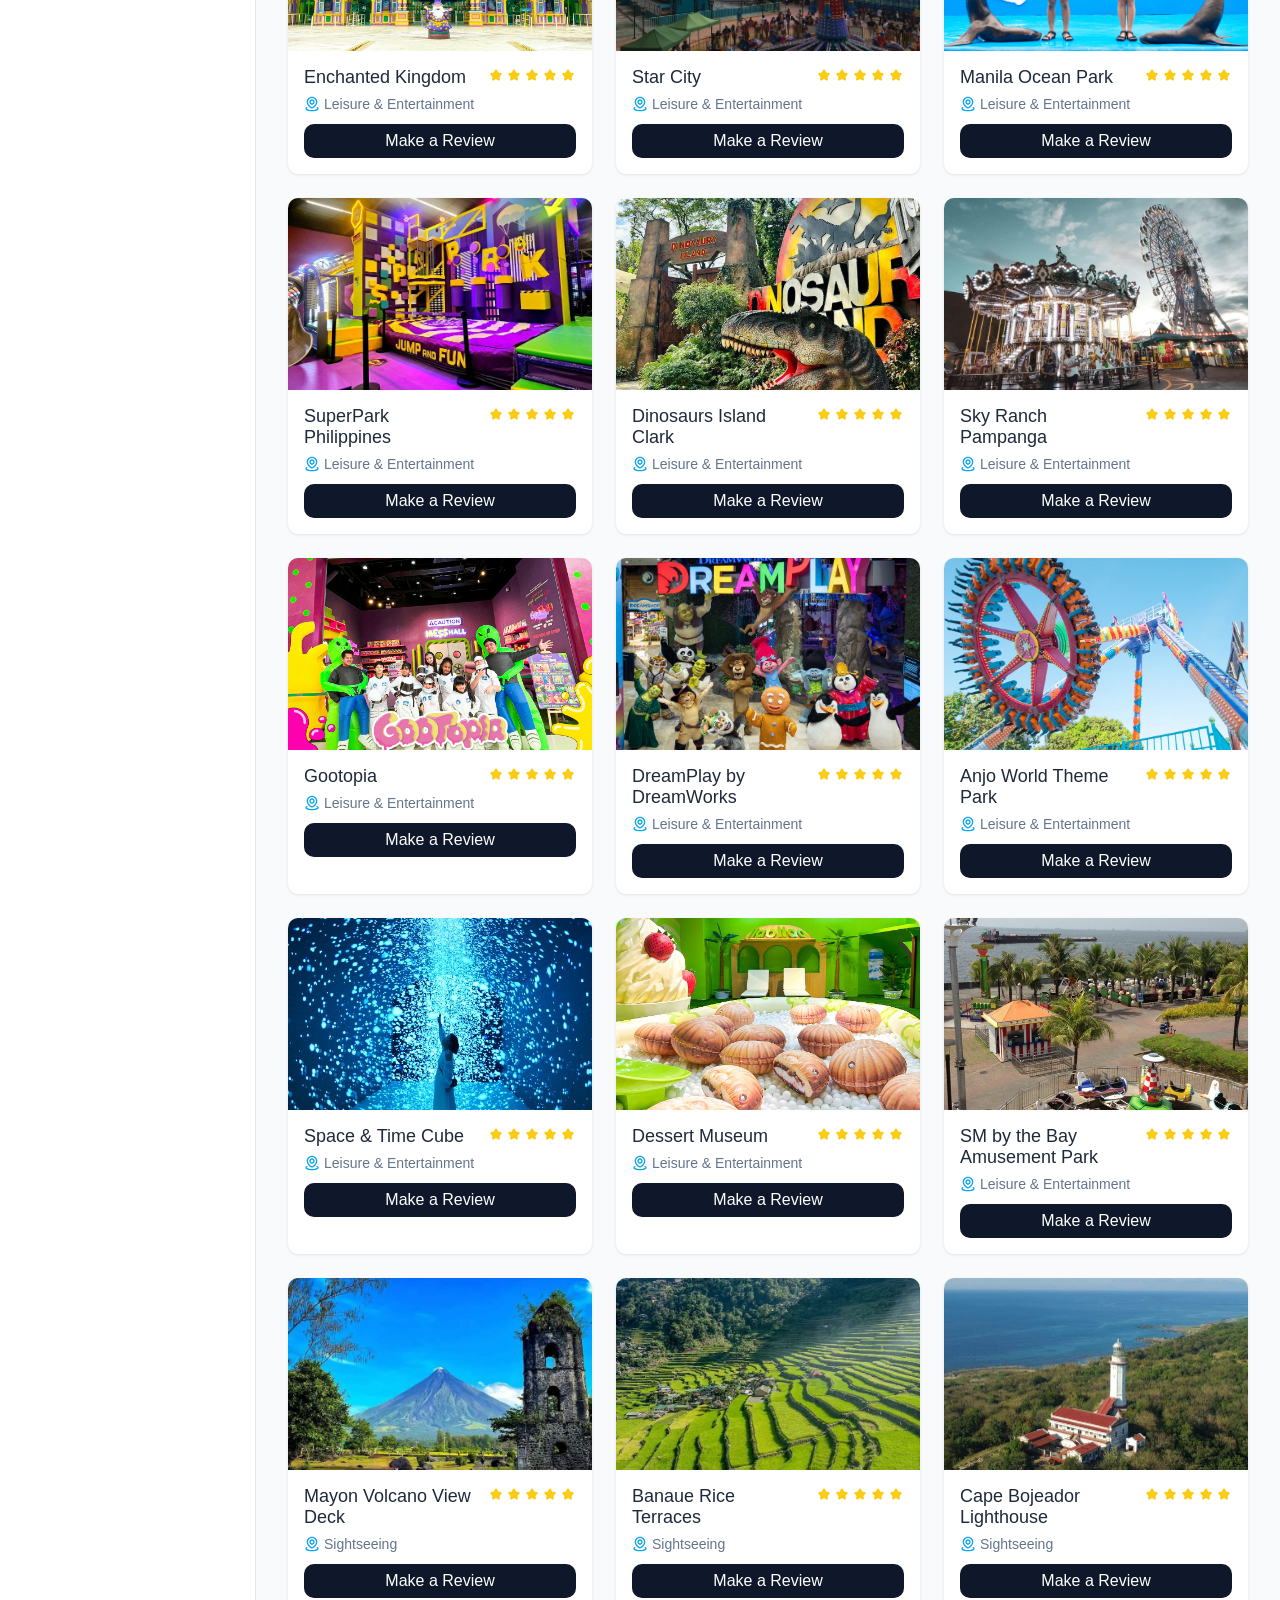
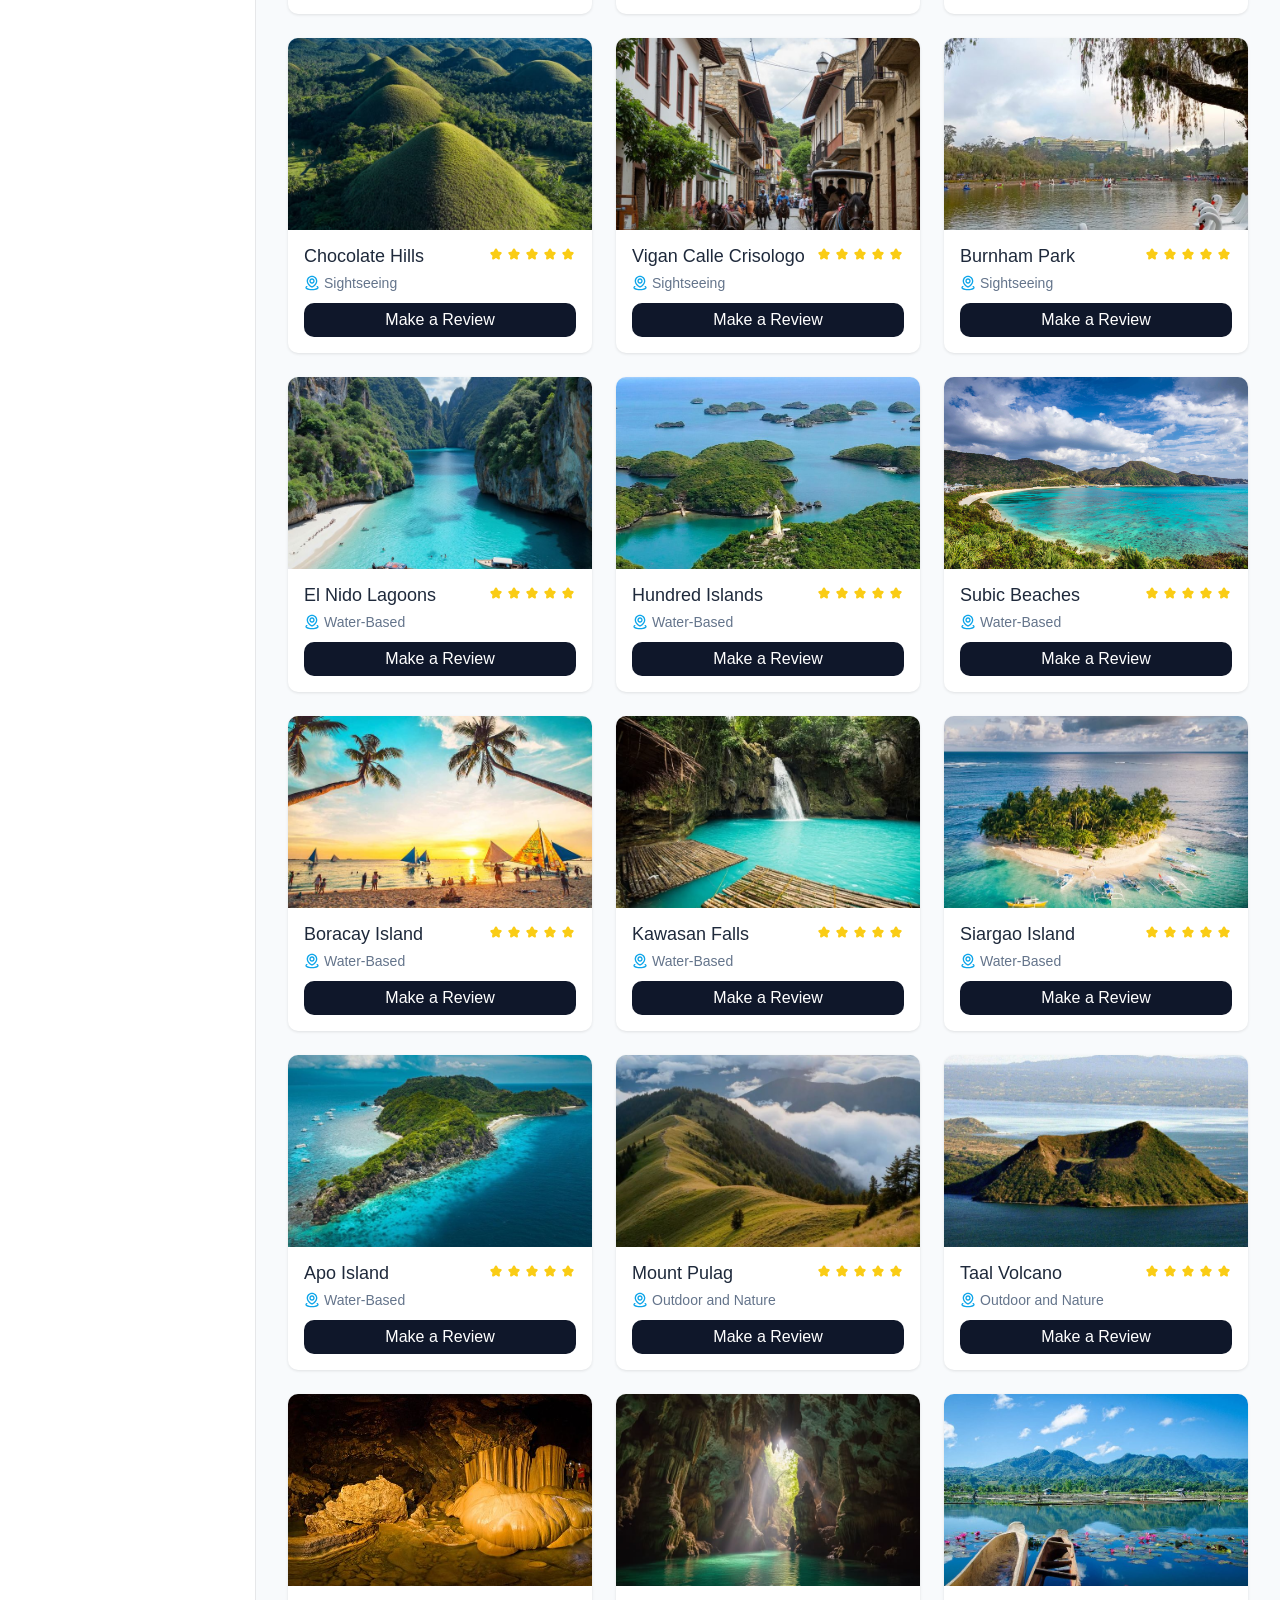
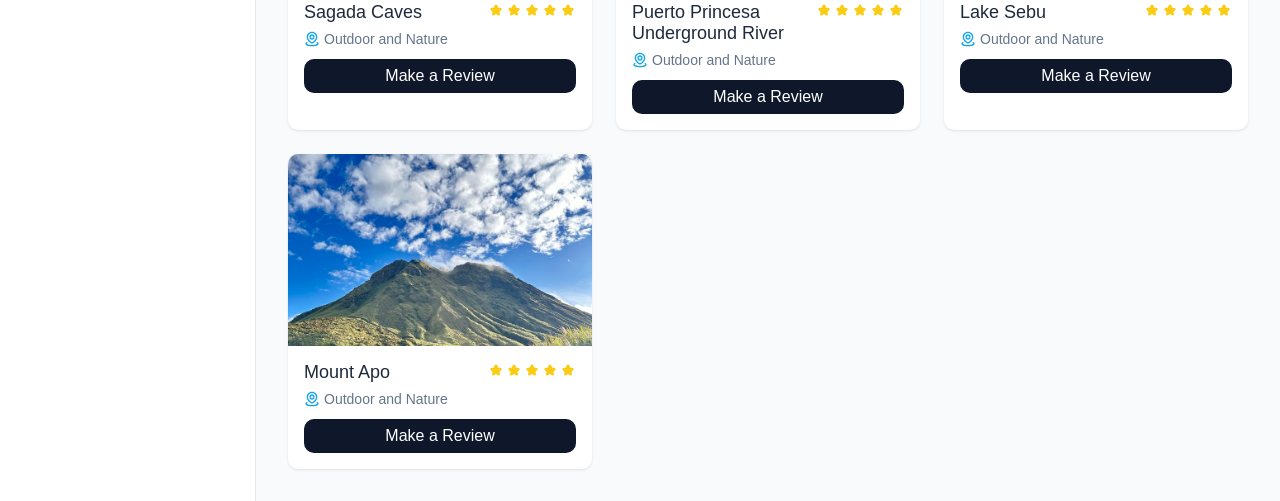
<file: makeReview.html>
<!DOCTYPE html>
<html lang="en">
<head>
  <meta charset="UTF-8">
  <meta name="viewport" content="width=device-width, initial-scale=1.0">
  <title>Write a Review - lakbay.</title>
  <link rel="stylesheet" href="styles.css">
</head>
<body>

  <div id="app">

    <header>
      <a href="land.html" class="brand">
        <img src="icons/logo.svg" alt="lakbay logo" style="width: 1.5rem; height: 1.5rem;">
        <span>lakbay.</span>
      </a>
  </header>

    <main>
      <div class="page-wrapper">

        <a href="land.html" class="back-link">
          <img src="icons/arrow_left.svg" alt="back" style="width: 1.1rem; height: 1.1rem;">
          Back to Locations
        </a>

        <div class="review-card">
          <h1>Write a Review</h1>
          <p id="review-subtitle">Share your experience</p>

          <form id="review-form" novalidate>

            <!-- Overall Rating -->
            <div class="form-section">
              <div class="form-section-title">Overall Rating</div>
              <div class="form-group">
                <label>Rate your experience</label>
                <div class="star-rating" id="star-rating">
                  <button type="button" class="star-btn" data-star="1" aria-label="1 star">
                    <img src="icons/star_unfilled.svg" class="empty" alt="pin" style="width: 3rem; height: 3rem;">
                  </button>
                  <button type="button" class="star-btn" data-star="2" aria-label="2 stars">
                    <img src="icons/star_unfilled.svg" class="empty" alt="pin" style="width: 3rem; height: 3rem;">
                  </button>
                  <button type="button" class="star-btn" data-star="3" aria-label="3 stars">
                    <img src="icons/star_unfilled.svg" class="empty" alt="pin" style="width: 3rem; height: 3rem;">
                  </button>
                  <button type="button" class="star-btn" data-star="4" aria-label="4 stars">
                    <img src="icons/star_unfilled.svg" class="empty" alt="pin" style="width: 3rem; height: 3rem;">
                  </button>
                  <button type="button" class="star-btn" data-star="5" aria-label="5 stars">
                    <img src="icons/star_unfilled.svg" class="empty" alt="pin" style="width: 3rem; height: 3rem;">
                  </button>
                </div>
                <span class="error-msg" id="starError" style="display:none;color:#ef4444;font-size:0.85rem;">Please select a star rating.</span>
              </div>
            </div>

            <!-- Reviewer Information -->
            <div class="form-section">
              <div class="form-section-title">Reviewer Information</div>
              <div class="form-group">
                <label for="reviewer-name">Name (Optional)</label>
                <input type="text" id="reviewer-name" name="name" placeholder="Your name" minlength="3" maxlength="100">
              </div>
              <div class="form-group">
                <label for="visit-date">Date of Visit</label>
                <input type="date" id="visit-date" name="visit_date" required>
              </div>
            </div>

            <!-- Facilities & Amenities -->
            <div class="form-section">
              <div class="form-section-title">Facilities &amp; Amenities</div>
              <div class="form-group">
                <label>Restroom (CR) Availability</label>
                <select name="crAvailability" required data-review-field="crAvailability">
                  <option value="">Select...</option>
                  <option value="easily-accessible">Easily Accessible</option>
                  <option value="available-but-limited">Available but Limited</option>
                  <option value="difficult-to-find">Difficult to Find</option>
                  <option value="not-available">Not Available</option>
                  <option value="not-applicable">Not Applicable</option>
                </select>
              </div>
              <div class="form-group">
                <label>Restroom Cleanliness</label>
                <select name="crCleanliness" required data-review-field="crCleanliness">
                  <option value="">Select...</option>
                  <option value="very-clean">Very Clean</option>
                  <option value="clean">Clean</option>
                  <option value="acceptable">Acceptable</option>
                  <option value="needs-improvement">Needs Improvement</option>
                  <option value="poor">Poor</option>
                </select>
              </div>
            </div>

            <!-- Signage & Information -->
            <div class="form-section">
              <div class="form-section-title">Signage &amp; Information</div>
              <div class="form-group">
                <label>Were signs visible and easy to follow?</label>
                <select name="signageVisibility" required data-review-field="signageVisibility">
                  <option value="">Select...</option>
                  <option value="excellent">Excellent - Very clear and visible</option>
                  <option value="good">Good - Mostly clear</option>
                  <option value="fair">Fair - Some signs were unclear</option>
                  <option value="poor">Poor - Difficult to navigate</option>
                </select>
              </div>
              <div class="form-group">
                <label>Was information clear and helpful?</label>
                <select name="informationClarity" required data-review-field="informationClarity">
                  <option value="">Select...</option>
                  <option value="very-helpful">Very Helpful</option>
                  <option value="helpful">Helpful</option>
                  <option value="somewhat-helpful">Somewhat Helpful</option>
                  <option value="not-helpful">Not Helpful</option>
                </select>
              </div>
            </div>

            <!-- Staff & Service -->
            <div class="form-section">
              <div class="form-section-title">Staff &amp; Service</div>
              <div class="form-group">
                <label>Staff Friendliness</label>
                <select name="staffFriendliness" required data-review-field="staffFriendliness">
                  <option value="">Select...</option>
                  <option value="very-friendly">Very Friendly</option>
                  <option value="friendly">Friendly</option>
                  <option value="neutral">Neutral</option>
                  <option value="unfriendly">Unfriendly</option>
                  <option value="no-interaction">No Interaction</option>
                </select>
              </div>
              <div class="form-group">
                <label>Staff Knowledge</label>
                <select name="staffKnowledge" required data-review-field="staffKnowledge">
                  <option value="">Select...</option>
                  <option value="very-knowledgeable">Very Knowledgeable</option>
                  <option value="knowledgeable">Knowledgeable</option>
                  <option value="somewhat-knowledgeable">Somewhat Knowledgeable</option>
                  <option value="not-knowledgeable">Not Knowledgeable</option>
                  <option value="no-interaction">No Interaction</option>
                </select>
              </div>
            </div>

            <!-- Accessibility & Convenience -->
            <div class="form-section">
              <div class="form-section-title">Accessibility &amp; Convenience</div>
              <div class="form-group">
                <label>Accessibility for PWD (Persons with Disabilities)</label>
                <select name="accessibilityRating" required data-review-field="accessibilityRating">
                  <option value="">Select...</option>
                  <option value="fully-accessible">Fully Accessible</option>
                  <option value="mostly-accessible">Mostly Accessible</option>
                  <option value="partially-accessible">Partially Accessible</option>
                  <option value="not-accessible">Not Accessible</option>
                  <option value="not-applicable">Not Applicable</option>
                </select>
              </div>
              <div class="form-group">
                <label>Parking Availability</label>
                <select name="parkingAvailability" required data-review-field="parkingAvailability">
                  <option value="">Select...</option>
                  <option value="ample-parking">Ample Parking</option>
                  <option value="adequate-parking">Adequate Parking</option>
                  <option value="limited-parking">Limited Parking</option>
                  <option value="no-parking">No Parking</option>
                  <option value="not-applicable">Not Applicable</option>
                </select>
              </div>
            </div>

            <!-- Overall Experience -->
            <div class="form-section">
              <div class="form-section-title">Overall Experience</div>
              <div class="form-group">
                <label>Safety Rating</label>
                <select name="safetyRating" required data-review-field="safetyRating">
                  <option value="">Select...</option>
                  <option value="very-safe">Very Safe</option>
                  <option value="safe">Safe</option>
                  <option value="somewhat-safe">Somewhat Safe</option>
                  <option value="unsafe">Unsafe</option>
                </select>
              </div>
              <div class="form-group">
                <label>Cleanliness Rating</label>
                <select name="cleanlinessRating" required data-review-field="cleanlinessRating">
                  <option value="">Select...</option>
                  <option value="very-clean">Very Clean</option>
                  <option value="clean">Clean</option>
                  <option value="acceptable">Acceptable</option>
                  <option value="needs-improvement">Needs Improvement</option>
                </select>
              </div>
              <div class="form-group">
                <label>Quality of Facilities</label>
                <select name="facilitiesRating" required data-review-field="facilitiesRating">
                  <option value="">Select...</option>
                  <option value="excellent">Excellent</option>
                  <option value="good">Good</option>
                  <option value="fair">Fair</option>
                  <option value="poor">Poor</option>
                </select>
              </div>
              <div class="form-group">
                <label>Value for Money</label>
                <select name="valueForMoney" required data-review-field="valueForMoney">
                  <option value="">Select...</option>
                  <option value="excellent-value">Excellent Value</option>
                  <option value="good-value">Good Value</option>
                  <option value="fair-value">Fair Value</option>
                  <option value="poor-value">Poor Value</option>
                  <option value="free-entry">Free Entry</option>
                </select>
              </div>
              <div class="form-group">
                <label>Did it meet your expectations?</label>
                <select name="metExpectations" required data-review-field="metExpectations">
                  <option value="">Select...</option>
                  <option value="exceeded">Exceeded Expectations</option>
                  <option value="met">Met Expectations</option>
                  <option value="somewhat-met">Somewhat Met Expectations</option>
                  <option value="did-not-meet">Did Not Meet Expectations</option>
                </select>
              </div>
            </div>

            <!-- Visit Details -->
            <div class="form-section">
              <div class="form-section-title">Visit Details</div>
              <div class="form-group">
                <label>Crowd Level</label>
                <select name="crowdLevel" required data-review-field="crowdLevel">
                  <option value="">Select...</option>
                  <option value="very-crowded">Very Crowded</option>
                  <option value="crowded">Crowded</option>
                  <option value="moderate">Moderate</option>
                  <option value="light">Light Crowd</option>
                  <option value="empty">Nearly Empty</option>
                </select>
              </div>
              <div class="form-group">
                <label>Waiting Time</label>
                <select name="waitTime" required data-review-field="waitTime">
                  <option value="">Select...</option>
                  <option value="no-wait">No Wait</option>
                  <option value="under-15min">Under 15 minutes</option>
                  <option value="15-30min">15–30 minutes</option>
                  <option value="30-60min">30–60 minutes</option>
                  <option value="over-60min">Over 60 minutes</option>
                </select>
              </div>
              <div class="form-group">
                <label>Photo Opportunities</label>
                <select name="photoOpportunities" required data-review-field="photoOpportunities">
                  <option value="">Select...</option>
                  <option value="excellent">Excellent</option>
                  <option value="good">Good</option>
                  <option value="fair">Fair</option>
                  <option value="limited">Limited</option>
                </select>
              </div>
            </div>

            <!-- Food & Additional Amenities -->
            <div class="form-section">
              <div class="form-section-title">Food &amp; Additional Amenities</div>
              <div class="form-group">
                <label>Food Quality (if applicable)</label>
                <select name="foodQuality" data-review-field="foodQuality">
                  <option value="">Select...</option>
                  <option value="excellent">Excellent</option>
                  <option value="good">Good</option>
                  <option value="fair">Fair</option>
                  <option value="poor">Poor</option>
                  <option value="not-applicable">Not Applicable</option>
                </select>
              </div>
              <div class="form-group">
                <label>Quality of Other Amenities</label>
                <select name="amenitiesQuality" required data-review-field="amenitiesQuality">
                  <option value="">Select...</option>
                  <option value="excellent">Excellent</option>
                  <option value="good">Good</option>
                  <option value="fair">Fair</option>
                  <option value="poor">Poor</option>
                  <option value="not-applicable">Not Applicable</option>
                </select>
              </div>
            </div>

            <!-- Final Thoughts -->
            <div class="form-section">
              <div class="form-section-title">Final Thoughts</div>
              <div class="form-group">
                <label>Would you recommend this to others?</label>
                <select name="wouldRecommend" required data-review-field="wouldRecommend">
                  <option value="">Select...</option>
                  <option value="definitely">Definitely</option>
                  <option value="probably">Probably</option>
                  <option value="maybe">Maybe</option>
                  <option value="probably-not">Probably Not</option>
                  <option value="definitely-not">Definitely Not</option>
                </select>
              </div>
              <div class="form-group">
                <label>Would you return?</label>
                <select name="wouldReturn" required data-review-field="wouldReturn">
                  <option value="">Select...</option>
                  <option value="yes-definitely">Yes, Definitely</option>
                  <option value="yes-maybe">Yes, Maybe</option>
                  <option value="unsure">Unsure</option>
                  <option value="probably-not">Probably Not</option>
                  <option value="no">No</option>
                </select>
              </div>
            </div>

            <!-- Additional Comments -->
            <div class="form-group">
              <label for="additional-comments">Additional Comments</label>
              <textarea
                id="additional-comments"
                name="additionalComments"
                rows="6"
                minlength="20"
                maxlength="1000"
                placeholder="Tell us more about your experience..."
                data-review-field="additionalComments"
              ></textarea>
              <span class="error-msg" id="commentsError" style="display:none;color:#ef4444;font-size:0.85rem;">Please enter at least 20 characters.</span>
            </div>

            <!-- Confirmation -->
            <div class="form-group">
              <label>
                <input type="checkbox" id="confirm-review" name="confirm_review" required>
                I confirm that this review is based on my actual experience.
              </label>
              <span class="error-msg" id="confirmError" style="display:none;color:#ef4444;font-size:0.85rem;">You must confirm before submitting.</span>
            </div>

            <div class="form-actions">
              <button type="submit" class="btn-submit">Submit Review</button>
              <a id="btn-cancel" href="land.html" class="btn-cancel">Cancel</a>
            </div>

          </form>
        </div>
      </div>
    </main>

  </div>

  <script src="makeReview.js"></script>
</body>
</html>
</file>
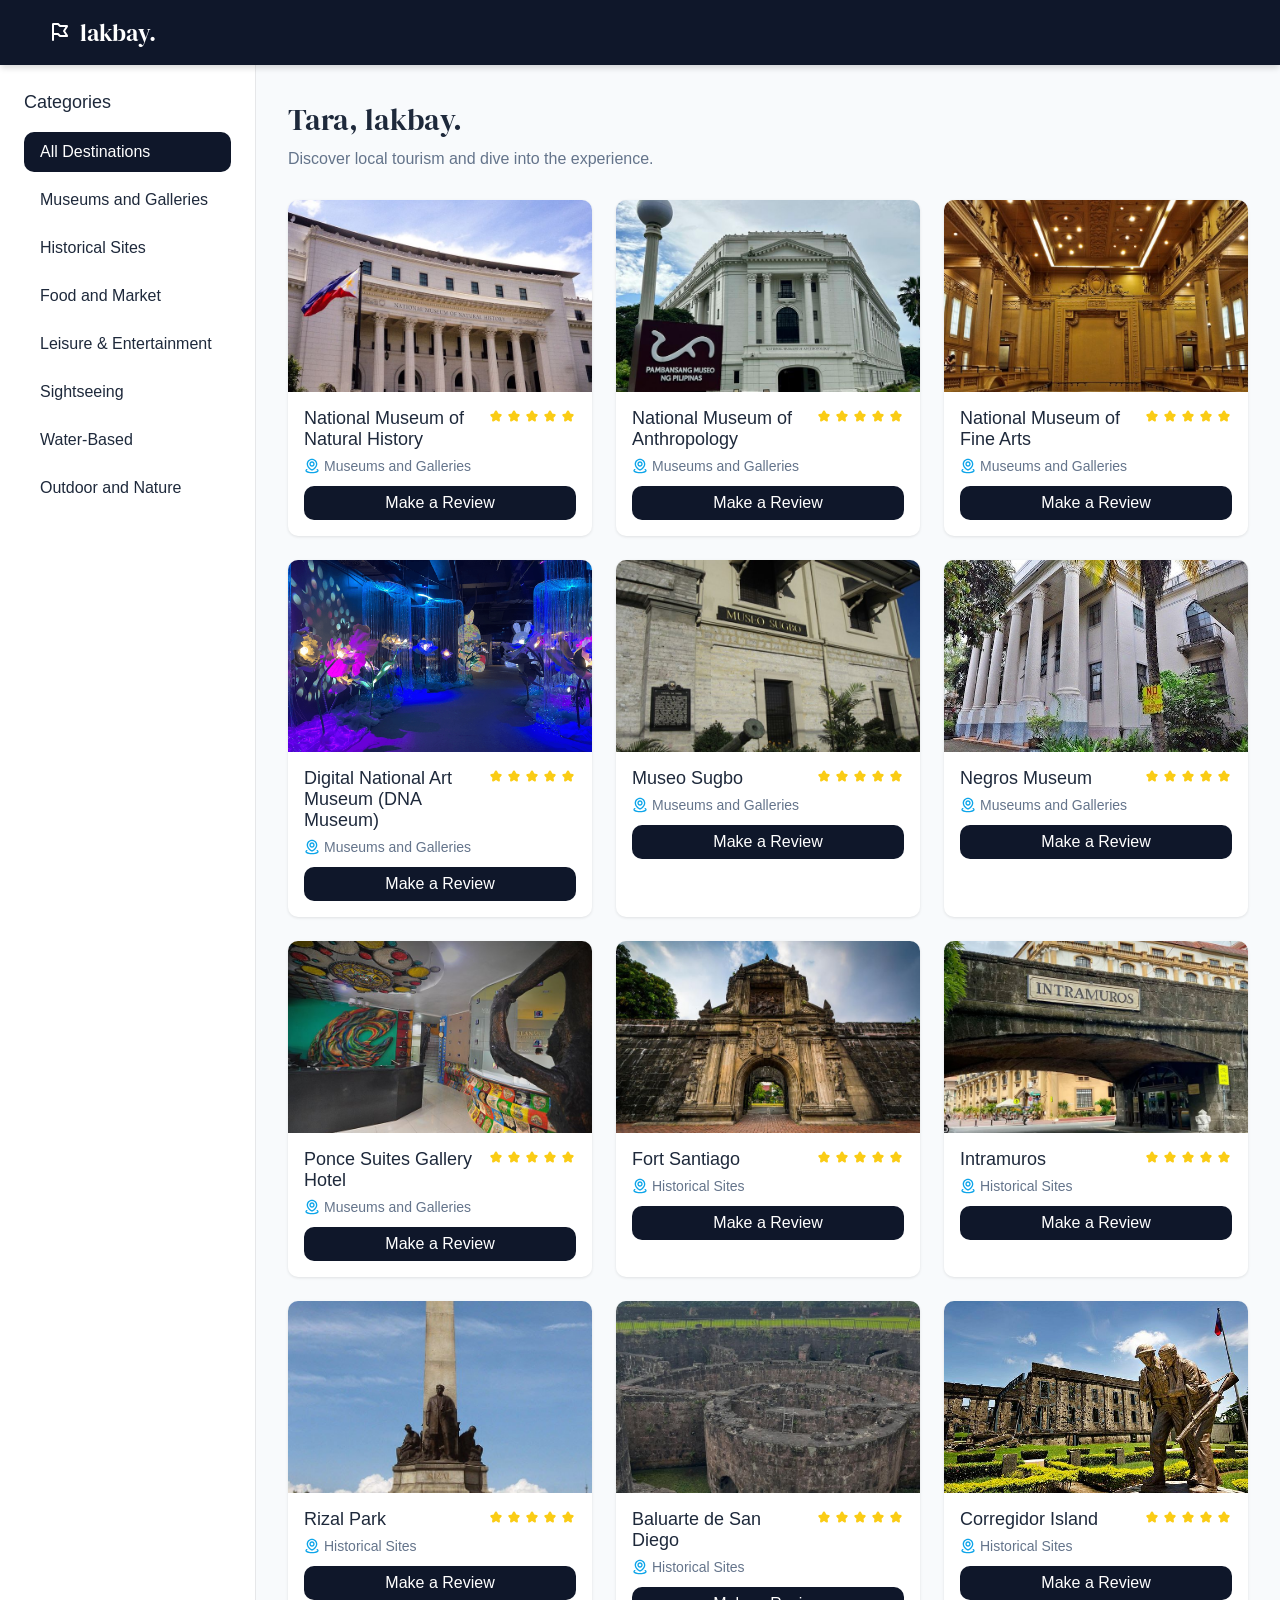
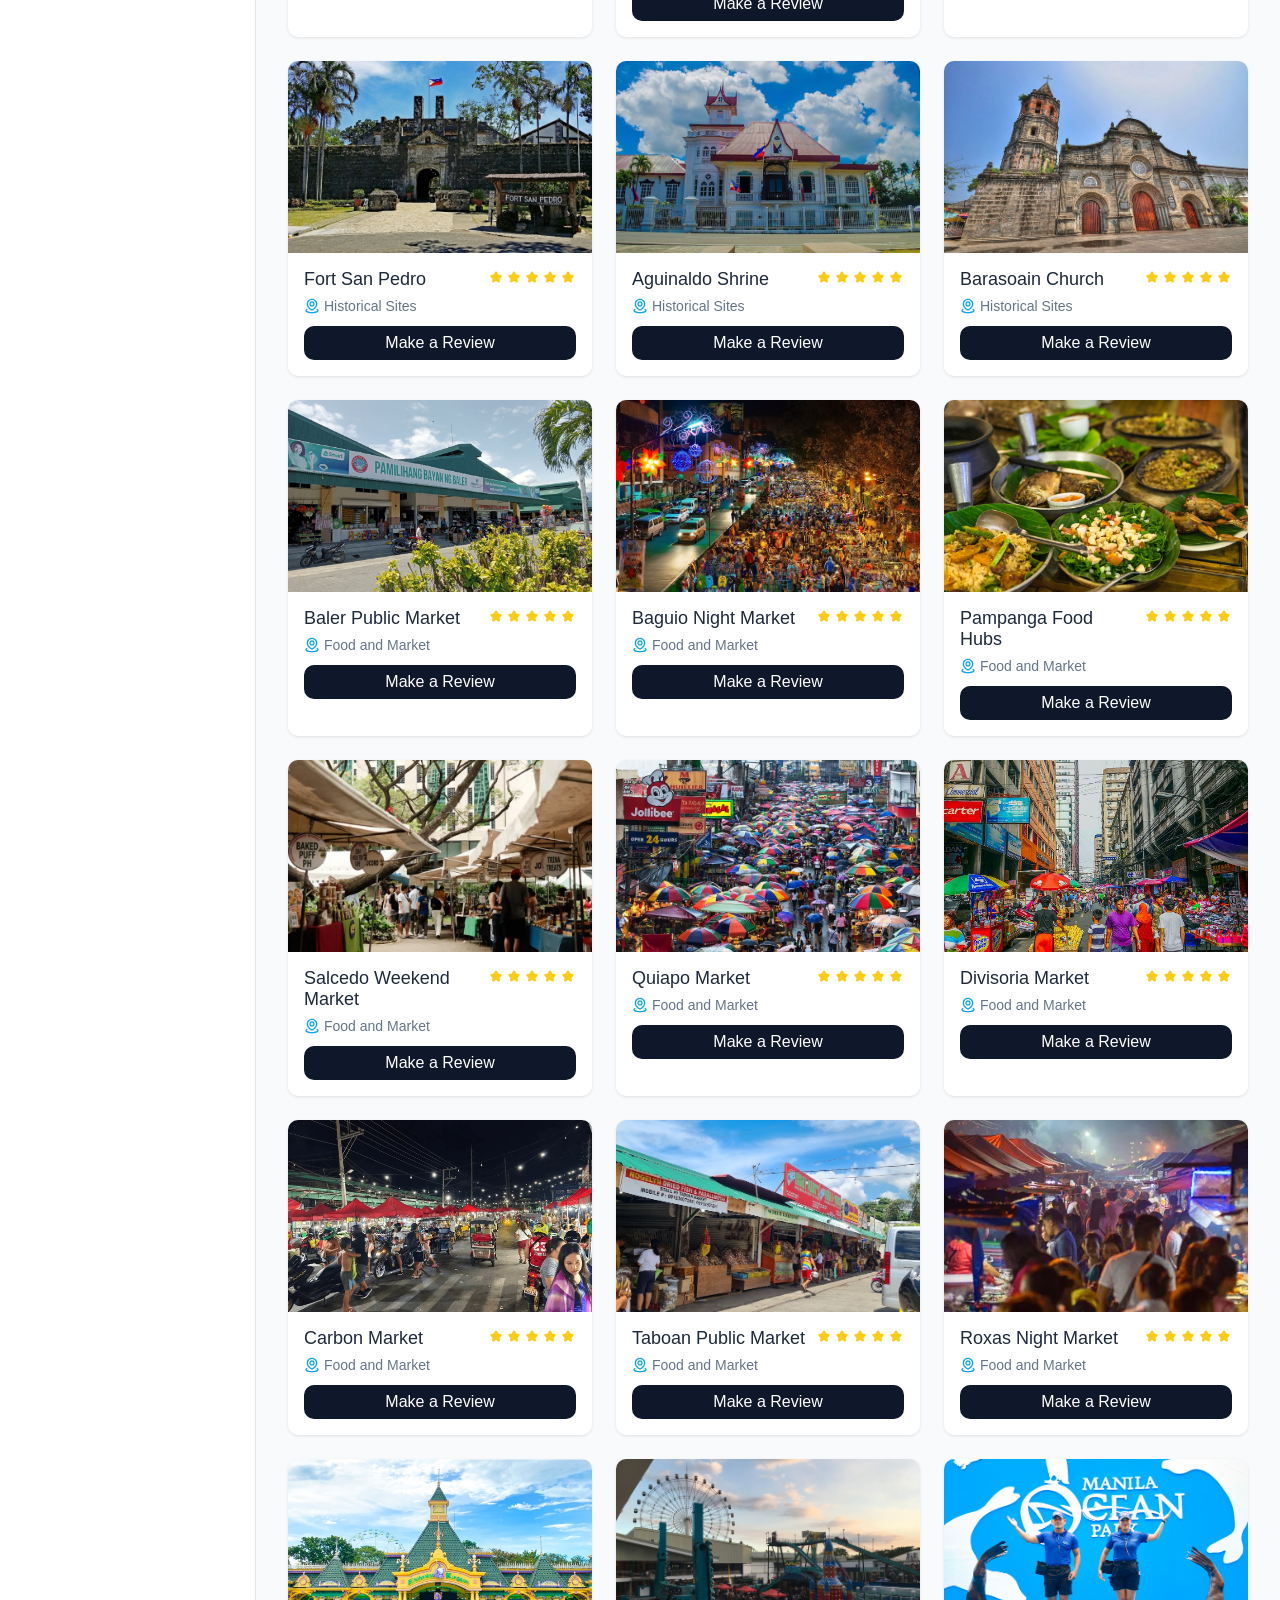
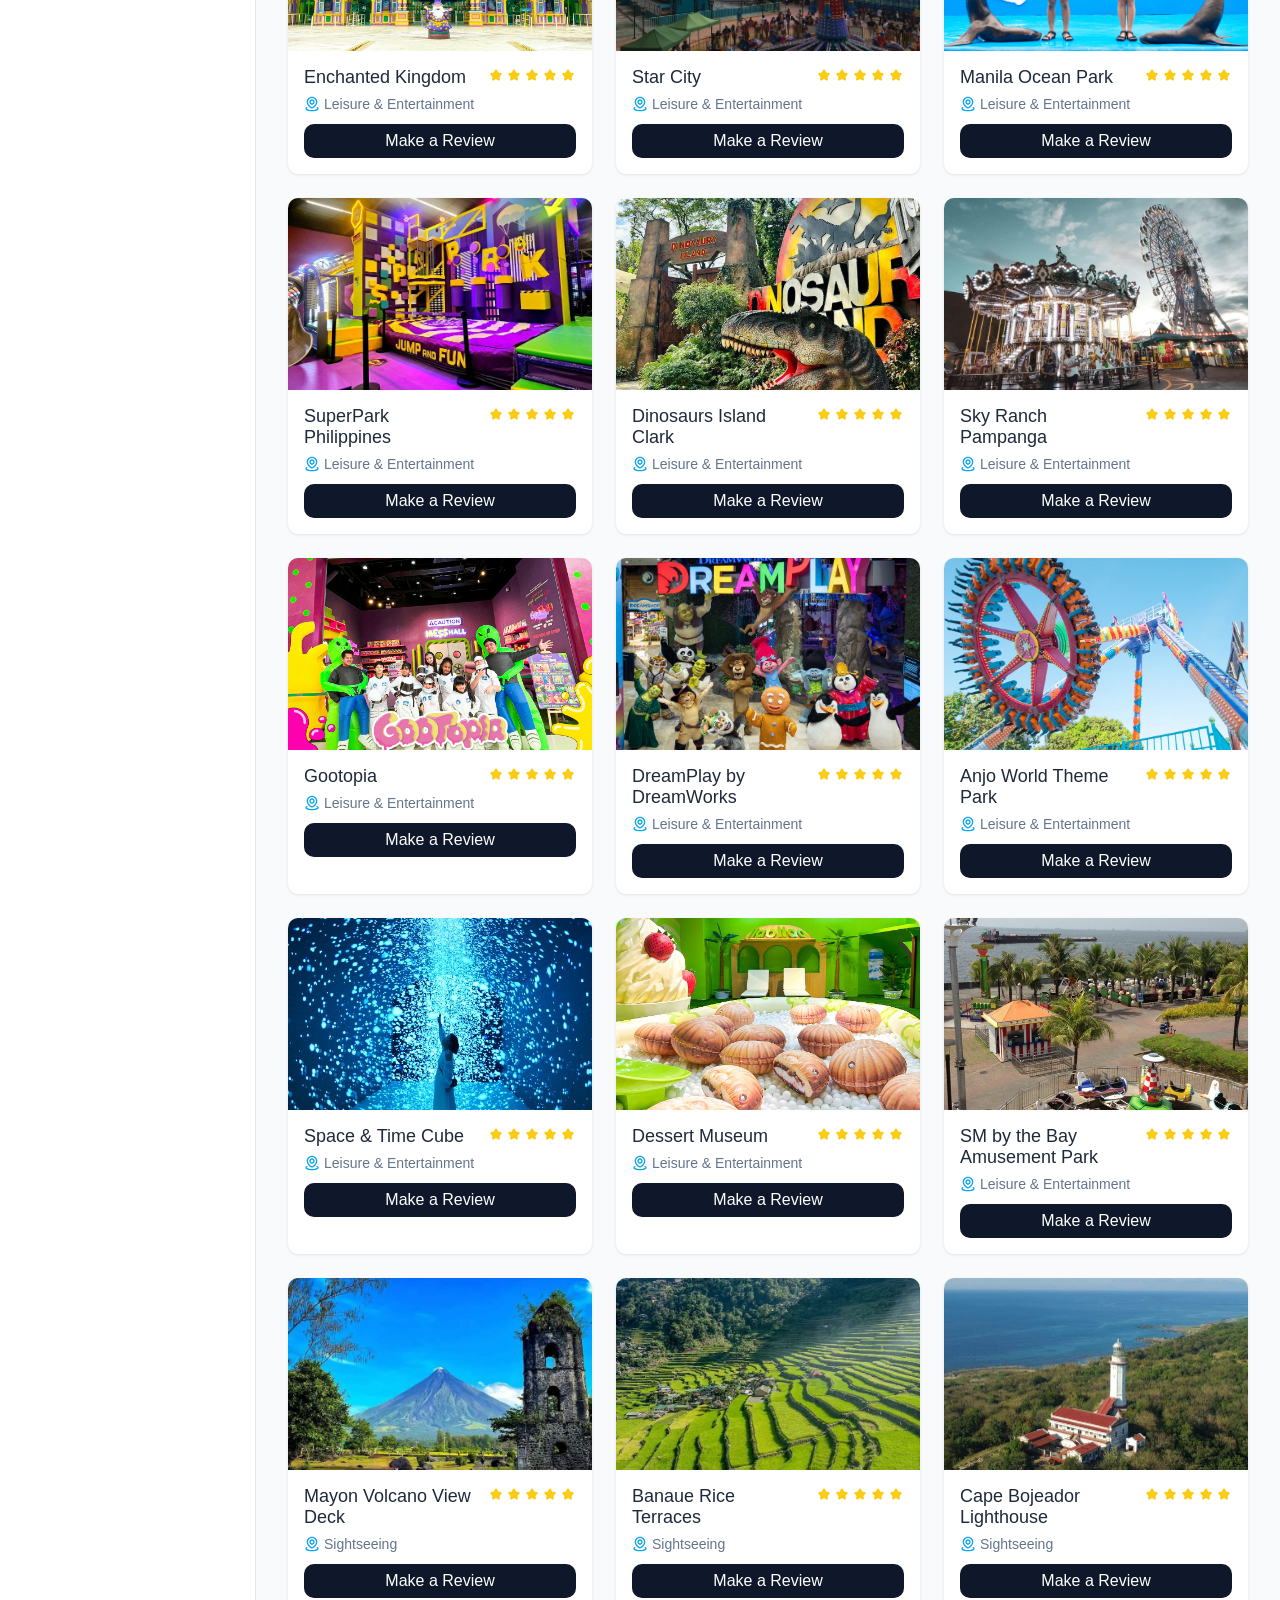
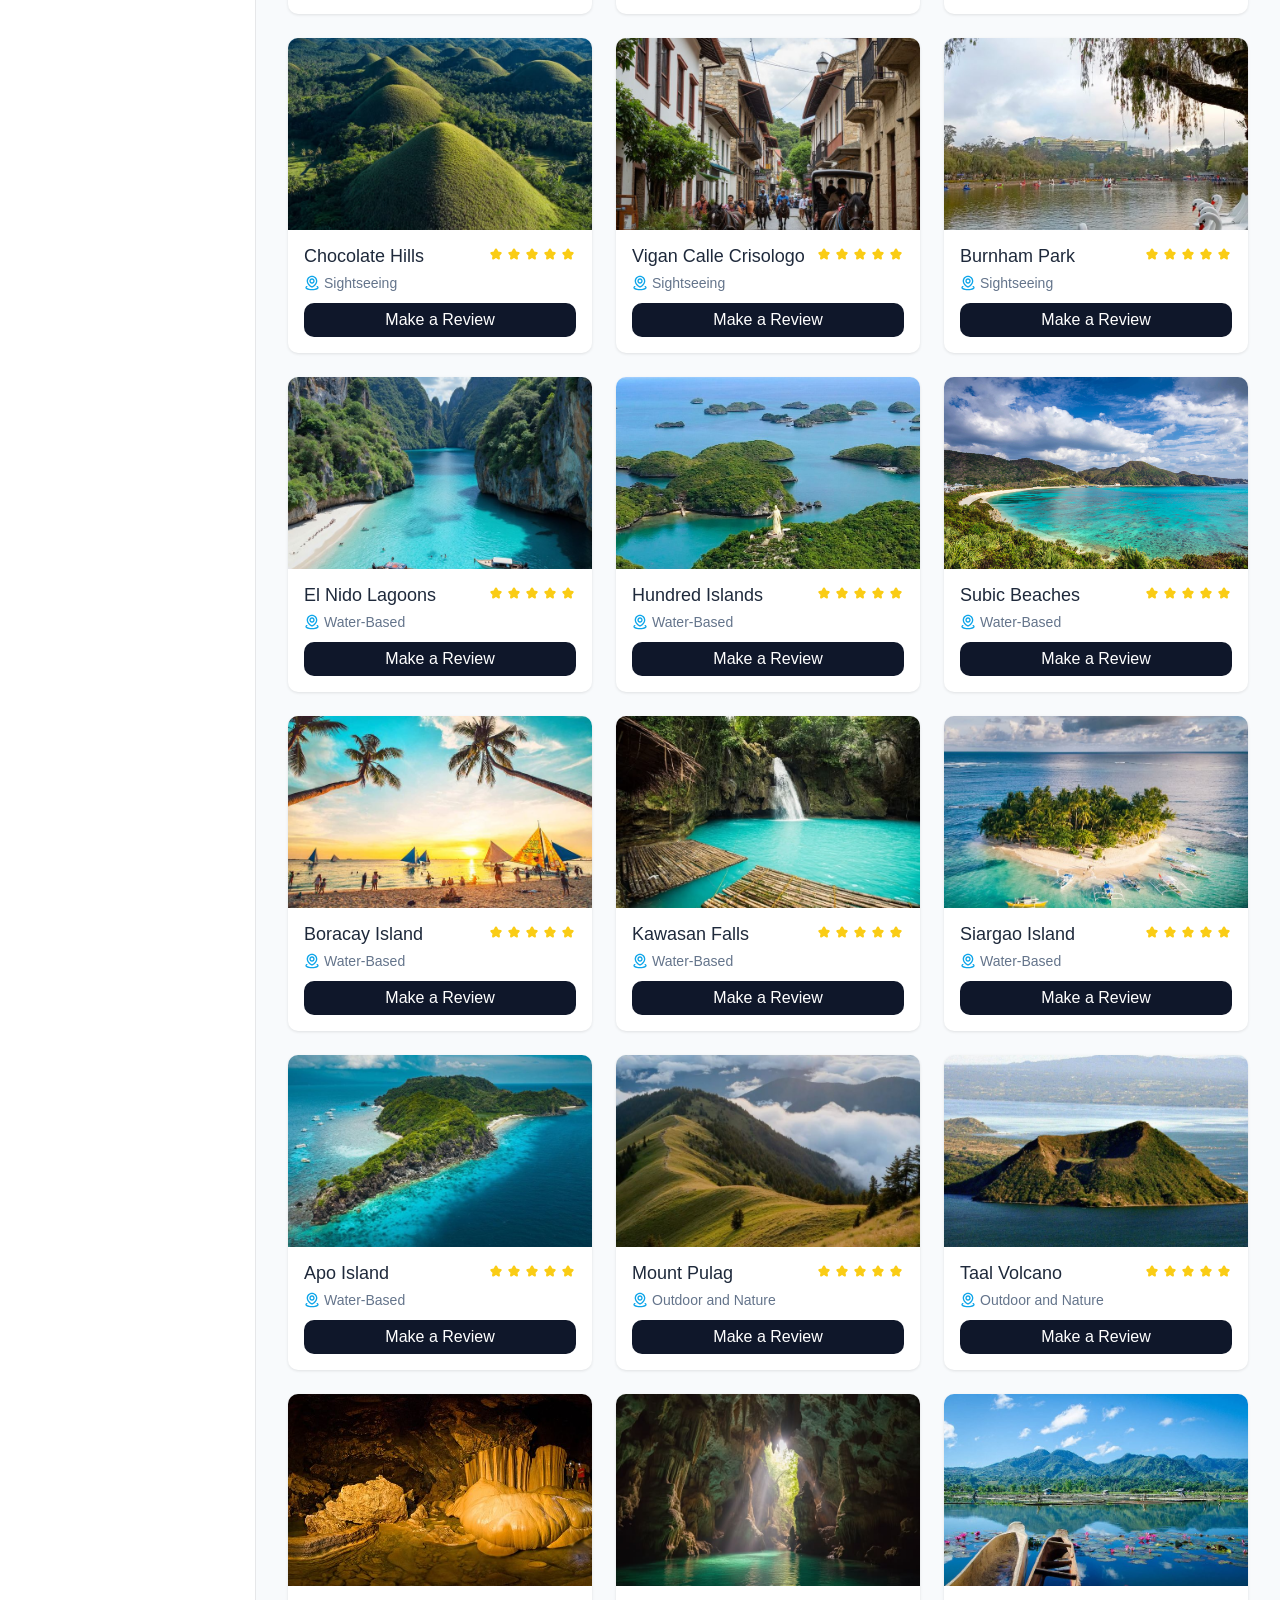
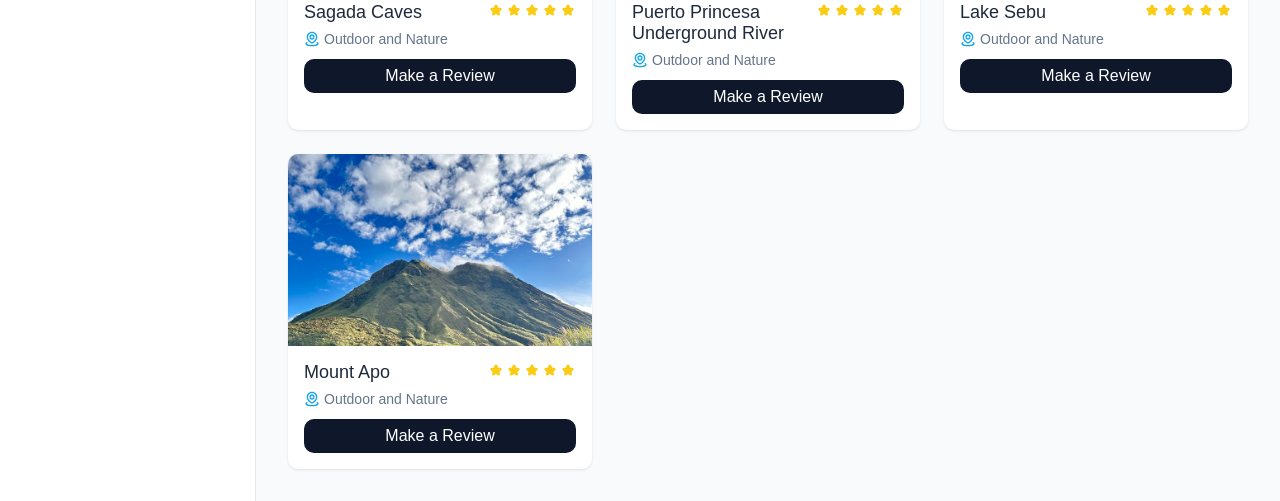
<file: plan.html>
<!DOCTYPE html>
<html lang="en">
<head>
  <meta charset="UTF-8">
  <meta name="viewport" content="width=device-width, initial-scale=1.0">
  <title>Plan a Trip — lakbay.</title>
  <link rel="stylesheet" href="styles.css">
</head>
<body>

  <header>
    <a href="land.html" class="brand">
      <img src="icons/logo.svg" alt="lakbay logo" style="width: 1.5rem; height: 1.5rem;">
      <span>lakbay.</span>
    </a>
  </header>

  <div id="app">
    <main>
      <div class="page-wrapper wide">

        <a href="land.html" class="back-link" id="back-link">
          <img src="icons/arrow_left.svg" alt="back" style="width: 1.1rem; height: 1.1rem;">
          Back to Locations
        </a>

        <div class="plan-header">
          <h1 id="plan-title">Plan Your Trip</h1>
          <p id="plan-subtitle">Recommended routes and travel information</p>
        </div>

        <div class="routes-list" id="routes-list"></div>

        <div class="no-routes hidden" id="no-routes">
          <p>No trip routes available for this location yet.</p>
        </div>

        <div class="plan-footer">
          <a id="btn-back" href="land.html" class="btn-dark" style="display:inline-block;">Back to Location Details</a>
        </div>

      </div>
    </main>
  </div>

  <script src="plan.js"></script>
</body>
</html>
</file>
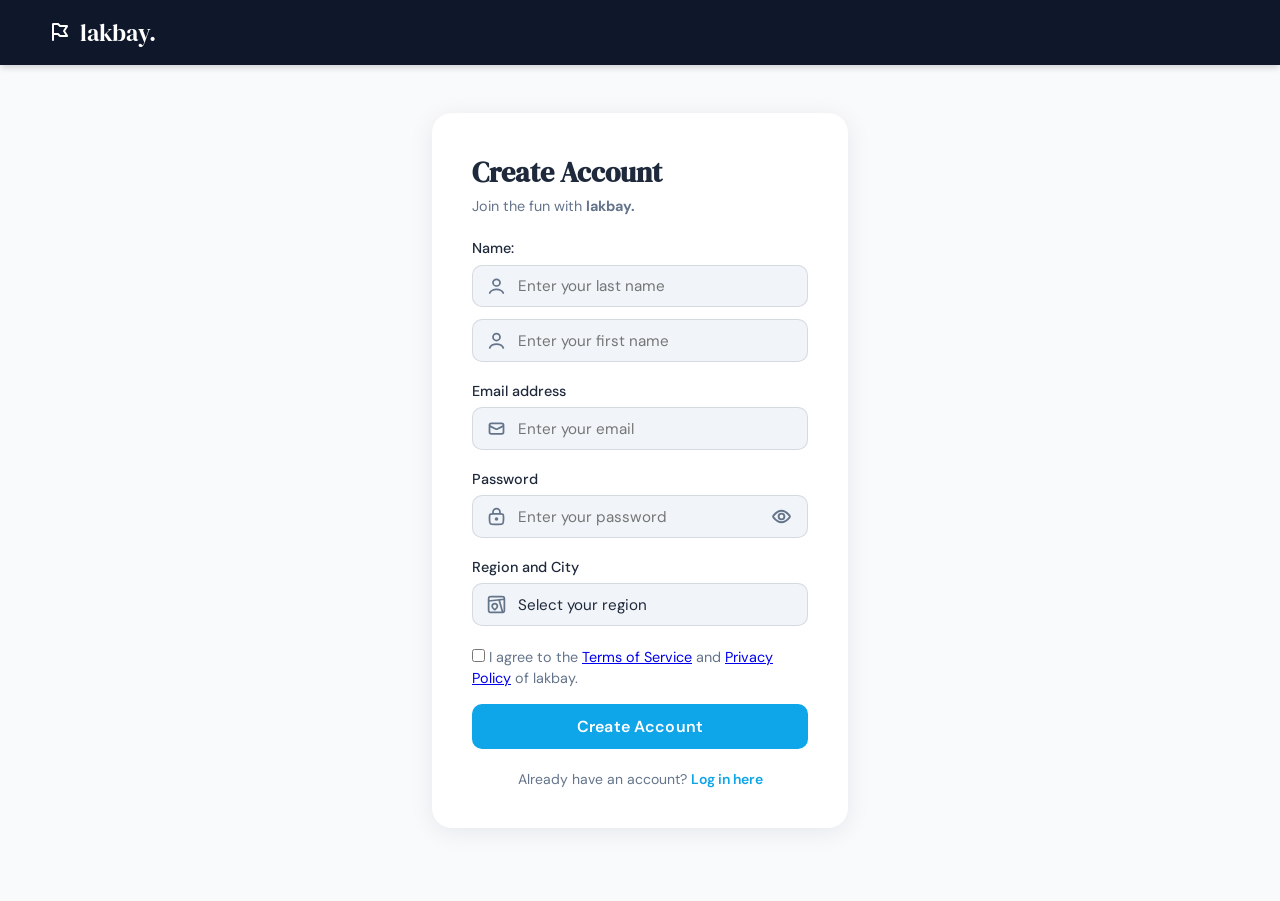
<file: signup.html>
<!DOCTYPE html>
<html lang="en">
<head>
    <meta charset="UTF-8">
    <meta name="viewport" content="width=device-width, initial-scale=1.0">
    <title>Sign Up - Lakbay</title>
    <link rel="stylesheet" href="login.css">
</head>
<body>
    <!-- header -->
  <header>
    <a href="index.html" class="brand">
      <img src="icons/logo.svg" alt="lakbay logo" style="width: 1.5rem; height: 1.5rem;">
      <span> lakbay. </span>
    </a>
  </header>

  <div class="page">
    <div class="panel">
        <div class="login-card">
            <h2> Create Account </h2>
            <p class="subtitle"> Join the fun with <b>lakbay.</b> </p>

            <form id="loginForm" novalidate>
                <!-- Last Name -->
                <div class="form-group">
                    <label for="lastName" class="lastName">Name: </label>
                    <div class="input-wrapper">
                    <img src="icons/user.svg" class="input-icon" style="width: 1.3rem; height: 1.3rem;">
                    <input type="text" id="lastName" name="lastName" placeholder="Enter your last name" required>
                    </div> 
                    <span class="error-msg" id="lastNameError">Please enter a valid last name.</span>
                </div>

                <!-- First Name -->
                <div class="form-group">
                    <label for="firstName" class="firstName"></label>
                    <div class="input-wrapper">
                    <img src="icons/user.svg" class="input-icon" style="width: 1.3rem; height: 1.3rem;">
                    <input type="text" id="firstName" name="firstName" placeholder="Enter your first name" required>
                    </div> 
                    <span class="error-msg" id="firstNameError">Please enter a valid first name.</span>
                </div>

                <!-- email -->
                <div class="form-group">
                    <label for="email">Email address</label>
                    <div class="input-wrapper">
                        <img src="icons/email.svg" class="input-icon" style="width: 1.3rem; height: 1.3rem;">
                        <input type="email" id="email" name="email" placeholder="Enter your email" autocomplete="email" />
                    </div>
                    <span class="error-msg" id="emailError">Please enter a valid email address.</span>
                </div>

                <!-- password -->
                <div class="form-group">
                    <label for="password">Password</label>
                    <div class="input-wrapper">
                    <img src="icons/pass.svg" class="input-icon" style="width: 1.3rem; height: 1.3rem;">
                    <input type="password" id="password" name="password" placeholder="Enter your password" autocomplete="current-password" />
                    <button type="button" class="toggle-pw" id="togglePw" aria-label="Toggle password visibility">
                        <img src="icons/hidepass.svg" id="iconEyeVisible" style="width: 1.4rem; height: 1.4rem;">
                        <img src="icons/viewpass.svg" id="iconEyeHidden" style="width: 1.4rem; height: 1.4rem;">
                    </button>
                    </div>
                    <span class="error-msg" id="passwordError">Password must be at least 6 characters.</span>
                </div>

                <!-- Address -->
                <div class="form-group">
                    <label for="address">Region and City</label>
                    <div class="input-wrapper">
                        <img src="icons/region.svg" class="input-icon" style="width: 1.3rem; height: 1.3rem;">
                        <select name="address" id="address">
                        <option value="" disabled selected>Select your region</option>
                        <optgroup label="Luzon">
                            <option value="NCR">National Capital Region (NCR)</option>
                            <option value="CAR">Cordillera Administrative Region (CAR)</option>
                            <option value="Region I">Region I (Ilocos Region)</option>
                            <option value="Region II">Region II (Cagayan Valley)</option>
                            <option value="Region III">Region III (Central Luzon)</option>
                            <option value="CALABARZON">Region IV-A (CALABARZON)</option>
                            <option value="MIMAROPA">MIMAROPA Region</option>
                            <option value="Region V">Region V (Bicol Region)</option>
                        </optgroup>
                        <optgroup label="Visayas">
                            <option value="Region VI">Region VI (Western Visayas)</option>
                            <option value="Region VII">Region VII (Central Visayas)</option>
                            <option value="Region VIII">Region VIII (Eastern Visayas)</option>
                        </optgroup>
                        <optgroup label="Mindanao">
                            <option value="Region IX">Region IX (Zamboanga Peninsula)</option>
                            <option value="Region X">Region X (Northern Mindanao)</option>
                            <option value="Region XI">Region XI (Davao Region)</option>
                            <option value="Region XII">Region XII (SOCCSKSARGEN)</option>
                            <option value="Region XIII">Region XIII (Caraga)</option>
                            <option value="BARMM">Bangsamoro (BARMM)</option>
                        </optgroup>
                        <optgroup label="Island Groups">
                            <option value="NIR">Negros Island Region (NIR)</option>
                        </optgroup>
                        </select>
                    </div>
                    <span class="error-msg" id="addressError">Please select a valid region.</span>
                </div>
                    
                <div class="checkbox-group">
                    <input type="checkbox" id="terms" name="terms" required>
                    <label for="terms" class="subtitle">I agree to the <a href="#terms">Terms of Service</a> and <a href="#privacy">Privacy Policy</a> of lakbay.</label>
                </div>
                <span class="error-msg" id="termsError">You must agree to the Terms of Service.</span>

                <input type="submit" class="btn-login" value="Create Account"> <br> <br>

                <p class="signup-row"> Already have an account? <a href="login.html">Log in here</a> </p>

            </form>
            
        </div>
    </div>
  </div>

    <script src="signUp.js"></script>
</body>
</html>
</file>
<file: login.css>
@import url('https://fonts.googleapis.com/css2?family=DM+Serif+Display&family=DM+Sans:wght@400;500;600&display=swap');

    /* ── Variables (same as main app) ── */
    :root {
      --background:   #f8fafc;
      --foreground:   #1e293b;
      --card:         #ffffff;
      --primary:      #0f172a;
      --secondary:    #e0f2fe;
      --muted:        #e2e8f0;
      --muted-fg:     #64748b;
      --accent:       #0ea5e9;
      --border:       rgba(15,23,42,0.12);
      --input-bg:     #f1f5f9;
      --radius:       0.625rem;
      --error:        #ef4444;
    }

    *, *::before, *::after { box-sizing: border-box; margin: 0; padding: 0; }

    body {
      font-family: 'DM Sans', sans-serif;
      background-color: var(--background);
      color: var(--foreground);
      min-height: 100vh;
      display: flex;
      flex-direction: column;
    }

    /* ── Header (same as app) ── */
    header {
      background-color: var(--primary);
      padding: 1rem 3rem;
      position: sticky;
      top: 0;
      z-index: 50;
      box-shadow: 0 4px 6px -1px rgba(0,0,0,0.15);
    }

    .brand {
      display: flex;
      align-items: center;
      gap: 0.5rem;
      text-decoration: none;
      color: white;
      width: fit-content;
      transition: opacity 0.2s;
    }
    .brand:hover { opacity: 0.8; }
    .brand span {
      font-family: 'DM Serif Display', serif;
      font-size: 1.5rem;
      color: white;
      letter-spacing: -0.01em;
    }

    /* ── Page layout ── */
    .page {
      min-height: calc(100vh - 64px);
    }

    /* ── Panel ── */
    .panel {
      display: flex;
      align-items: center;
      justify-content: center;
      padding: 3rem 2rem;
      background-color: var(--background);
    }

    .login-card {
      background: var(--card);
      border-radius: calc(var(--radius) * 2);
      box-shadow: 0 4px 24px rgba(15,23,42,0.08);
      padding: 2.5rem;
      width: 100%;
      max-width: 26rem;
    }

    .login-card h2 {
      font-family: 'DM Serif Display', serif;
      font-size: 1.75rem;
      color: var(--foreground);
      margin-bottom: 0.4rem;
    }

    .login-card .subtitle {
      color: var(--muted-fg);
      font-size: 0.9rem;
      margin-bottom: 2rem;
    }

    /* ── Form ── */
    .form-group {
      margin-bottom: 1.25rem;
    }

    .form-group label {
      display: block;
      font-size: 0.9rem;
      font-weight: 500;
      color: var(--foreground);
      margin-bottom: 0.45rem;
    }

    .form-group .lastName, .form-group .firstName {
      margin-top: -0.5rem;
    }

    .input-wrapper {
      position: relative;
      display: flex;
      align-items: center;
    }

    .input-icon {
      position: absolute;
      left: 0.875rem;
      width: 1.1rem;
      height: 1.1rem;
      color: var(--muted-fg);
      pointer-events: none;
      flex-shrink: 0;
    }

    .input-wrapper input {
      width: 100%;
      padding: 0.65rem 1rem 0.65rem 2.8rem;
      border: 1.5px solid var(--border);
      border-radius: var(--radius);
      background-color: var(--input-bg);
      color: var(--foreground);
      font-family: 'DM Sans', sans-serif;
      font-size: 0.95rem;
      outline: none;
      transition: border-color 0.2s, box-shadow 0.2s;
    }

    .input-wrapper input:focus {
      border-color: var(--accent);
      box-shadow: 0 0 0 3px rgba(14,165,233,0.15);
      background-color: white;
    }

    .input-wrapper input.error-input {
      border-color: var(--error);
    }

    .input-wrapper select {
      width: 100%;
      padding: 0.65rem 1rem 0.65rem 2.8rem;
      border: 1.5px solid var(--border);
      border-radius: var(--radius);
      background-color: var(--input-bg);
      color: var(--foreground);
      font-family: 'DM Sans', sans-serif;
      font-size: 0.95rem;
      outline: none;
      appearance: none;
      transition: border-color 0.2s, box-shadow 0.2s;
      cursor: pointer;
    }

    .input-wrapper select:focus {
      border-color: var(--accent);
      box-shadow: 0 0 0 3px rgba(14,165,233,0.15);
      background-color: white;
    }

    .input-wrapper select.error-input {
      border-color: var(--error);
    }

    .toggle-pw {
      position: absolute;
      right: 0.75rem;
      background: none;
      border: none;
      cursor: pointer;
      padding: 0.2rem;
      color: var(--muted-fg);
      display: flex;
      align-items: center;
      transition: color 0.15s;
    }
    .toggle-pw:hover { color: var(--foreground); }
    .toggle-pw img { width: 1.1rem; height: 1.1rem; }

    .error-msg {
      font-size: 0.8rem;
      color: var(--error);
      margin-top: 0.35rem;
      display: none;
    }

    /* ── Remember + Forgot + Terms ── */
    .form-meta {
      display: flex;
      align-items: center;
      justify-content: space-between;
      margin-bottom: 1.5rem;
    }

    .remember {
      display: flex;
      align-items: center;
      gap: 0.5rem;
      cursor: pointer;
      font-size: 0.875rem;
      color: var(--foreground);
      user-select: none;
    }

    .remember input[type="checkbox"] {
      width: 1rem;
      height: 1rem;
      accent-color: var(--accent);
      cursor: pointer;
    }

    .forgot {
      font-size: 0.875rem;
      color: var(--accent);
      text-decoration: none;
      transition: text-decoration 0.15s;
    }
    .forgot:hover { text-decoration: underline; }

    .checkbox-group {
      margin-bottom: 1rem;
    }

    /* ── Submit button ── */
    .btn-login {
      width: 100%;
      padding: 0.75rem;
      background-color: var(--accent);
      color: white;
      font-family: 'DM Sans', sans-serif;
      font-size: 1rem;
      font-weight: 600;
      border: none;
      border-radius: var(--radius);
      cursor: pointer;
      transition: background-color 0.2s, transform 0.1s;
      letter-spacing: 0.01em;
    }
    .btn-login:hover  { background-color: #0284c7; }
    .btn-login:active { transform: scale(0.99); }

    /* ── Divider ── */
    .divider {
      display: flex;
      align-items: center;
      gap: 0.75rem;
      margin: 1.5rem 0;
      color: var(--muted-fg);
      font-size: 0.8rem;
    }
    .divider::before, .divider::after {
      content: '';
      flex: 1;
      height: 1px;
      background-color: var(--muted);
    }

    /* ── Sign up link ── */
    .signup-row {
      text-align: center;
      font-size: 0.875rem;
      color: var(--muted-fg);
    }
    .signup-row a {
      color: var(--accent);
      text-decoration: none;
      font-weight: 600;
    }
    .signup-row a:hover { text-decoration: underline; }

    /* ── Responsive ── */
    @media (max-width: 768px) {
      .page { grid-template-columns: 1fr; }
      .left-panel { display: none; }
      .panel { padding: 2rem 1rem; }
    }
</file>
<file: dashboard.css>
@import url('https://fonts.googleapis.com/css2?family=DM+Serif+Display&family=DM+Sans:wght@400;500;600&display=swap');

:root {
    --primary:   #0f172a;
    --accent:    #0ea5e9;
    --bg:        #f1f5f9;
    --card:      #ffffff;
    --border:    rgba(15,23,42,0.08);
    --muted:     #64748b;
    --text:      #1e293b;
    --radius:    0.75rem;
    --star:      #f59e0b;
}

*, *::before, *::after { box-sizing: border-box; margin: 0; padding: 0; }

body {
    font-family: 'DM Sans', sans-serif;
    background: var(--bg);
    color: var(--text);
    min-height: 100vh;
}

/* header */
header {
    background: var(--primary);
    padding: 1rem 2rem;
    display: flex;
    align-items: center;
    justify-content: space-between;
    position: sticky;
    top: 0;
    z-index: 100;
    box-shadow: 0 2px 8px rgba(0,0,0,0.2);
}

.brand {
    display: flex;
    align-items: center;
    gap: 0.5rem;
    color: white;
    text-decoration: none;
}

.brand span {
    font-family: 'DM Serif Display', serif;
    font-size: 1.4rem;
    letter-spacing: -0.01em;
}

.header-badge {
    background: rgba(14,165,233,0.2);
    color: var(--accent);
    font-size: 0.75rem;
    font-weight: 600;
    padding: 0.25rem 0.75rem;
    border-radius: 9999px;
    letter-spacing: 0.05em;
    text-transform: uppercase;
}

/* layout*/
.dashboard {
    max-width: 1400px;
    margin: 0 auto;
    padding: 2rem 2rem 4rem;
}

.section-title {
    font-size: 1.125rem;
    font-weight: 600;
    margin-bottom: 1.25rem;
    color: var(--text);
}

/* stat cards */
.stats-grid {
    display: grid;
    grid-template-columns: repeat(4, 1fr);
    gap: 1rem;
    margin-bottom: 1.5rem;
}

.stat-card {
    background: var(--card);
    border-radius: var(--radius);
    padding: 1.25rem 1.5rem;
    box-shadow: 0 1px 4px var(--border);
    display: flex;
    align-items: center;
    justify-content: space-between;
}

.stat-label {
    font-size: 0.8rem;
    color: var(--muted);
    margin-bottom: 0.35rem;
}

.stat-value {
    font-size: 2rem;
    font-weight: 600;
    color: var(--text);
    display: flex;
    align-items: center;
    gap: 0.4rem;
}

.stat-icon {
    width: 2.5rem;
    height: 2.5rem;
    color: var(--accent);
    opacity: 0.85;
}

/* charts row*/
.charts-row {
    display: grid;
    grid-template-columns: 1fr 1fr;
    gap: 1.5rem;
    margin-bottom: 1.5rem;
}

.chart-card {
    background: var(--card);
    border-radius: var(--radius);
    padding: 1.5rem;
    box-shadow: 0 1px 4px var(--border);
}

/* pie chart */
.pie-wrap {
    display: flex;
    align-items: center;
    gap: 2rem;
    margin-top: 1rem;
}

.pie-canvas { flex-shrink: 0; }

.pie-legend { display: flex; flex-direction: column; gap: 0.6rem; }

.legend-item {
    display: flex;
    align-items: center;
    gap: 0.5rem;
    font-size: 0.85rem;
}

.legend-dot {
    width: 10px;
    height: 10px;
    border-radius: 50%;
    flex-shrink: 0;
}

/* bar cahrt */
.bar-chart {
    margin-top: 1rem;
    display: flex;
    align-items: flex-end;
    gap: 1rem;
    height: 180px;
    padding: 0 0.5rem;
    border-left: 1px solid var(--border);
    border-bottom: 1px solid var(--border);
    position: relative;
}

.bar-group {
    display: flex;
    flex-direction: column;
    align-items: center;
    flex: 1;
    gap: 0.4rem;
}

.bar {
    width: 100%;
    background: var(--accent);
    border-radius: 4px 4px 0 0;
    transition: opacity 0.2s;
}

.bar:hover { opacity: 0.75; }

.bar-label {
    font-size: 0.75rem;
    color: var(--muted);
    white-space: nowrap;
}

.bar-value {
    font-size: 0.75rem;
    font-weight: 600;
    color: var(--text);
}

/* filter */
.filter-bar {
    display: flex;
    flex-wrap: wrap;
    gap: 0.75rem;
    margin-bottom: 1rem;
    align-items: center;
}

.filter-bar select,
.filter-bar input {
    padding: 0.45rem 0.85rem;
    border: 1px solid var(--border);
    border-radius: var(--radius);
    background: var(--card);
    color: var(--text);
    font-family: 'DM Sans', sans-serif;
    font-size: 0.875rem;
    outline: none;
    cursor: pointer;
    transition: border-color 0.2s;
}

.filter-bar select:focus,
.filter-bar input:focus { border-color: var(--accent); }

.filter-label {
    font-size: 0.8rem;
    color: var(--muted);
    font-weight: 500;
}

.btn-reset {
    padding: 0.45rem 1rem;
    background: var(--primary);
    color: white;
    border: none;
    border-radius: var(--radius);
    font-family: 'DM Sans', sans-serif;
    font-size: 0.875rem;
    cursor: pointer;
    transition: opacity 0.2s;
}

.btn-reset:hover { opacity: 0.8; }

/* table */
.table-card {
    background: var(--card);
    border-radius: var(--radius);
    box-shadow: 0 1px 4px var(--border);
    overflow: hidden;
    margin-bottom: 1.5rem;
}

.table-card-header {
    padding: 1.25rem 1.5rem 0;
    display: flex;
    align-items: center;
    gap: 0.5rem;
}

.table-card-header svg {
    width: 1.1rem;
    height: 1.1rem;
    color: var(--accent);
}

table {
    width: 100%;
    border-collapse: collapse;
    font-size: 0.9rem;
}

thead th {
    padding: 0.75rem 1.5rem;
    text-align: left;
    font-size: 0.8rem;
    font-weight: 500;
    color: var(--muted);
    border-bottom: 1px solid var(--border);
}

tbody tr {
    border-bottom: 1px solid var(--border);
    transition: background 0.1s;
}

tbody tr:last-child { border-bottom: none; }
tbody tr:hover { background: #f8fafc; }

tbody td {
    padding: 0.85rem 1.5rem;
    vertical-align: middle;
}

.td-name { font-weight: 600; }

.badge {
    display: inline-block;
    padding: 0.2rem 0.65rem;
    border-radius: 9999px;
    font-size: 0.75rem;
    font-weight: 500;
    background: #e0f2fe;
    color: #0369a1;
}

.badge-green  { background: #d1fae5; color: #065f46; }
.badge-yellow { background: #fef3c7; color: #92400e; }
.badge-blue   { background: #dbeafe; color: #1e40af; }
.badge-purple { background: #ede9fe; color: #5b21b6; }
.badge-gray   { background: #f1f5f9; color: #475569; }

.stars-row {
    display: flex;
    gap: 2px;
}

.stars-row svg {
    width: 1rem;
    height: 1rem;
}

.tags-cell { display: flex; gap: 0.3rem; align-items: center; flex-wrap: wrap; }

.tag-pill {
    background: #f1f5f9;
    color: var(--muted);
    font-size: 0.72rem;
    padding: 0.15rem 0.5rem;
    border-radius: 9999px;
}

.tag-more {
    font-size: 0.72rem;
    color: var(--muted);
}

.truncate {
    max-width: 220px;
    overflow: hidden;
    text-overflow: ellipsis;
    white-space: nowrap;
    color: var(--muted);
    font-size: 0.85rem;
}

.count-indicator {
    font-size: 0.8rem;
    color: var(--muted);
    padding: 0 1.5rem 0.75rem;
}

.btn-delete {
  background: none;
  border: 1px solid var(--border);
  border-radius: var(--radius);
  padding: 0.3rem 0.5rem;
  cursor: pointer;
  color: var(--muted);
  display: flex;
  align-items: center;
  transition: background 0.15s, color 0.15s;
}

.btn-delete:hover {
  background: #fee2e2;
  color: #ef4444;
  border-color: #ef4444;
}

.btn-logout {
      width: 10%;
      padding: 0.75rem;
      background-color: #e22424e4;
      color: white;
      font-family: 'DM Sans', sans-serif;
      font-size: 1rem;
      font-weight: 600;
      border: none;
      border-radius: var(--radius);
      cursor: pointer;
      transition: background-color 0.2s, transform 0.1s;
      letter-spacing: 0.01em;
    }
    .btn-logout:hover  { background-color: #c70233; }
    .btn-logout:active { transform: scale(0.99); }

@media (max-width: 900px) {
    .stats-grid { grid-template-columns: repeat(2,1fr); }
    .charts-row { grid-template-columns: 1fr; }
}
</file>
<file: land.css>
@import url('https://fonts.googleapis.com/css2?family=DM+Serif+Display&family=DM+Sans:wght@400;500;600&display=swap');

/* =====================
   CSS Variables (Theme)
   ===================== */
:root {
  --font-size: 16px;
  --background: #f8fafc;
  --foreground: #1e293b;
  --card: #ffffff;
  --card-foreground: #1e293b;
  --primary: #0f172a;
  --primary-foreground: #ffffff;
  --secondary: #e0f2fe;
  --secondary-foreground: #0f172a;
  --muted: #e2e8f0;
  --muted-foreground: #64748b;
  --accent: #0ea5e9;
  --accent-foreground: #ffffff;
  --border: rgba(15, 23, 42, 0.1);
  --input-background: #f1f5f9;
  --radius: 0.625rem;
  --font-weight-medium: 500;
  --font-weight-normal: 400;
}

/* =====================
   Reset & Base
   ===================== */
*, *::before, *::after {
  box-sizing: border-box;
  margin: 0;
  padding: 0;
  border-color: var(--border);
}

html {
  font-size: var(--font-size);
  font-family: -apple-system, BlinkMacSystemFont, 'Segoe UI', Roboto, Oxygen, sans-serif;
}

body {
  background-color: var(--background);
  color: var(--foreground);
  min-height: 100vh;
}

a {
  text-decoration: none;
  color: inherit;
}

img {
  display: block;
  max-width: 100%;
}

h1 { font-size: 1.5rem; font-weight: var(--font-weight-medium); line-height: 1.5; }
h2 { font-size: 1.25rem; font-weight: var(--font-weight-medium); line-height: 1.5; }
h3 { font-size: 1.125rem; font-weight: var(--font-weight-medium); line-height: 1.5; }
label { font-size: 1rem; font-weight: var(--font-weight-medium); line-height: 1.5; display: block; }
button { font-size: 1rem; font-weight: var(--font-weight-medium); line-height: 1.5; cursor: pointer; border: none; }
input, select, textarea { font-size: 1rem; font-weight: var(--font-weight-normal); line-height: 1.5; font-family: inherit; }

/* =====================
   Layout
   ===================== */
#app {
  min-height: 100vh;
  display: flex;
  flex-direction: column;
}

/* =====================
   Header / Navbar
   ===================== */
header {
      background-color: var(--primary);
      padding: 1rem 3rem;
      position: sticky;
      top: 0;
      z-index: 50;
      box-shadow: 0 4px 6px -1px rgba(0,0,0,0.15);
    }

    .brand {
      display: flex;
      align-items: center;
      gap: 0.5rem;
      text-decoration: none;
      color: white;
      width: fit-content;
      transition: opacity 0.2s;
    }
    .brand:hover { opacity: 0.8; }
    .brand span {
      font-family: 'DM Serif Display', serif;
      font-size: 1.5rem;
      color: white;
      letter-spacing: -0.01em;
    }
/* =====================
   Main Content
   ===================== */
main {
  flex: 1;
}

/* =====================
   Home Page Layout
   ===================== */
.home-layout {
  display: flex;
  min-height: calc(100vh - 80px);
}

/* =====================
   Sidebar
   ===================== */
.sidebar {
  width: 16rem;
  background-color: white;
  border-right: 1px solid var(--border);
  padding: 1.5rem;
  min-height: calc(100vh - 80px);
  flex-shrink: 0;
}

.sidebar h2 {
  font-size: 1.125rem;
  margin-bottom: 1rem;
  color: var(--foreground);
}

.sidebar-nav {
  display: flex;
  flex-direction: column;
  gap: 0.5rem;
}

.sidebar-btn {
  width: 100%;
  text-align: left;
  padding: 0.5rem 1rem;
  border-radius: var(--radius);
  background: none;
  border: none;
  cursor: pointer;
  color: var(--foreground);
  transition: background-color 0.15s;
}

.sidebar-btn:hover { background-color: var(--secondary); }
.sidebar-btn.active { background-color: #0f172a; color: white; }

/* =====================
   Location Grid
   ===================== */
.content-area {
  flex: 1;
  padding: 2rem;
}

.content-inner {
  max-width: 1280px;
  margin: 0 auto;
}

.content-inner > h1 { 
  font-size: 1.875rem; 
  margin-bottom: 0.5rem; 
  font-family: 'DM Serif Display', serif; 
}

.content-inner > p  { color: var(--muted-foreground); margin-bottom: 2rem; }

.locations-grid {
  display: grid;
  grid-template-columns: repeat(1, 1fr);
  gap: 1.5rem;
}

@media (min-width: 768px)  { .locations-grid { grid-template-columns: repeat(2, 1fr); } }
@media (min-width: 1024px) { .locations-grid { grid-template-columns: repeat(3, 1fr); } }

.empty-state {
  text-align: center;
  padding: 3rem 0;
  color: var(--muted-foreground);
}

/* =====================
   Location Card
   ===================== */
.location-card {
  background-color: white;
  border-radius: var(--radius);
  box-shadow: 0 1px 3px rgba(0,0,0,0.1);
  overflow: hidden;
  transition: box-shadow 0.2s;
}

.location-card:hover { box-shadow: 0 10px 15px -3px rgba(0,0,0,0.1); }

.card-img-link { display: block; }

.card-img {
  width: 100%;
  height: 12rem;
  object-fit: cover;
}

.card-body { padding: 1rem; }

.card-header {
  display: flex;
  align-items: flex-start;
  justify-content: space-between;
  margin-bottom: 0.5rem;
}

.card-title {
  flex: 1;
  font-size: 1.125rem;
  font-weight: var(--font-weight-medium);
  color: var(--foreground);
  transition: color 0.15s;
}

.card-title:hover { color: var(--accent); }

.stars {
  display: flex;
  gap: 0.125rem;
  margin-left: 0.5rem;
}

.star {
  width: 1rem;
  height: 1rem;
}

.star.filled { color: #facc15; fill: #facc15; }
.star.empty  { color: #d1d5db; fill: none; }

.card-category {
  display: flex;
  align-items: center;
  gap: 0.25rem;
  font-size: 0.875rem;
  color: var(--muted-foreground);
  margin-bottom: 0.75rem;
}

.card-category svg { width: 1rem; height: 1rem; }

.btn-review {
  display: block;
  width: 100%;
  text-align: center;
  background-color: #0f172a;
  color: white;
  padding: 0.5rem 1rem;
  border-radius: var(--radius);
  transition: background-color 0.15s;
}

.btn-review:hover { background-color: #1e293b; }

/* =====================
   Detail / Plan / Review Pages (shared wrapper)
   ===================== */
.page-wrapper {
  max-width: 56rem;
  margin: 0 auto;
  padding: 2rem 2rem 4rem;
}

.page-wrapper.wide { max-width: 64rem; }

.back-link {
  display: inline-flex;
  align-items: center;
  gap: 0.5rem;
  color: var(--accent);
  margin-bottom: 1.5rem;
  font-size: 0.95rem;
  transition: text-decoration 0.1s;
}

.back-link:hover { text-decoration: underline; }
.back-link svg { width: 1rem; height: 1rem; }

/* =====================
   Location Detail Page
   ===================== */
.detail-card {
  background-color: white;
  border-radius: var(--radius);
  box-shadow: 0 4px 6px -1px rgba(0,0,0,0.1);
  overflow: hidden;
}

.detail-img {
  width: 100%;
  height: 24rem;
  object-fit: cover;
}

.detail-body { padding: 2rem; }

.detail-top {
  display: flex;
  align-items: flex-start;
  justify-content: space-between;
  margin-bottom: 1rem;
}

.detail-top .stars .star { width: 1.5rem; height: 1.5rem; }

.detail-location {
  display: flex;
  align-items: center;
  gap: 0.5rem;
  color: var(--muted-foreground);
  margin-top: 0.5rem;
}

.detail-location svg { width: 1.25rem; height: 1.25rem; }

.category-badge {
  display: inline-flex;
  align-items: center;
  gap: 0.5rem;
  background-color: var(--secondary);
  color: var(--secondary-foreground);
  padding: 0.25rem 0.75rem;
  border-radius: 9999px;
  font-size: 0.875rem;
  margin-bottom: 1rem;
}

.category-badge svg { width: 1rem; height: 1rem; }

.detail-description {
  color: var(--foreground);
  margin-bottom: 1.5rem;
  line-height: 1.7;
}

.detail-tags-title {
  font-size: 1.25rem;
  margin-bottom: 0.75rem;
}

.tags-list {
  display: flex;
  flex-wrap: wrap;
  gap: 0.5rem;
  margin-bottom: 2rem;
}

.tag {
  display: inline-flex;
  align-items: center;
  gap: 0.5rem;
  background-color: var(--muted);
  color: var(--muted-foreground);
  padding: 0.5rem 0.75rem;
  border-radius: var(--radius);
  font-size: 0.875rem;
}

.tag svg { width: 1rem; height: 1rem; }

.detail-actions {
  display: flex;
  gap: 1rem;
}

.btn-primary {
  flex: 1;
  text-align: center;
  background-color: var(--accent);
  color: white;
  padding: 0.75rem 1.5rem;
  border-radius: var(--radius);
  transition: background-color 0.15s;
  font-size: 1rem;
  font-weight: var(--font-weight-medium);
}

.btn-primary:hover { background-color: #0284c7; }

.btn-dark {
  flex: 1;
  text-align: center;
  background-color: #0f172a;
  color: white;
  padding: 0.75rem 1.5rem;
  border-radius: var(--radius);
  transition: background-color 0.15s;
  font-size: 1rem;
  font-weight: var(--font-weight-medium);
}

.btn-dark:hover { background-color: #1e293b; }

/* =====================
   Trip Plan Page
   ===================== */
.plan-header { margin-bottom: 2rem; }
.plan-header h1 { font-size: 1.875rem; margin-bottom: 0.5rem; }
.plan-header p  { color: var(--muted-foreground); }

.routes-list { display: flex; flex-direction: column; gap: 1.5rem; }

.route-card {
  background-color: white;
  border-radius: var(--radius);
  box-shadow: 0 1px 3px rgba(0,0,0,0.1);
  overflow: hidden;
  transition: box-shadow 0.2s;
}

.route-card:hover { box-shadow: 0 4px 6px -1px rgba(0,0,0,0.15); }

.route-card-header {
  background-color: #0f172a;
  color: white;
  padding: 1rem 1.5rem;
}

.route-card-header h2 { font-size: 1.25rem; }

.route-card-body {
  padding: 1.5rem;
  display: flex;
  flex-direction: column;
  gap: 1rem;
}

.route-row {
  display: flex;
  align-items: flex-start;
  gap: 0.75rem;
}

.route-icon {
  width: 1.25rem;
  height: 1.25rem;
  color: var(--accent);
  margin-top: 0.125rem;
  flex-shrink: 0;
}

.route-row h3 { margin-bottom: 0.25rem; }
.route-row p  { color: var(--muted-foreground); }

.no-routes {
  background-color: white;
  border-radius: var(--radius);
  box-shadow: 0 1px 3px rgba(0,0,0,0.1);
  padding: 2rem;
  text-align: center;
  color: var(--muted-foreground);
}

.plan-footer { margin-top: 2rem; }

/* =====================
   Review Form Page
   ===================== */
.review-card {
  background-color: white;
  border-radius: var(--radius);
  box-shadow: 0 4px 6px -1px rgba(0,0,0,0.1);
  padding: 2rem;
}

.review-card h1 { font-size: 1.875rem; margin-bottom: 0.5rem; }
.review-card > p { color: var(--muted-foreground); margin-bottom: 2rem; }

.form-section { margin-bottom: 2rem; }

.form-section-title {
  font-size: 1.25rem;
  font-weight: var(--font-weight-medium);
  border-bottom: 1px solid var(--border);
  padding-bottom: 0.5rem;
  margin-bottom: 1rem;
}

.form-group { margin-bottom: 1rem; }

.form-group label { margin-bottom: 0.5rem; }

.form-group select,
.form-group textarea {
  width: 100%;
  padding: 0.5rem 1rem;
  border: 1px solid var(--border);
  border-radius: var(--radius);
  background-color: var(--input-background);
  color: var(--foreground);
  outline: none;
  transition: box-shadow 0.15s;
}

.form-group select:focus,
.form-group textarea:focus {
  box-shadow: 0 0 0 2px var(--accent);
}

.form-group textarea { resize: none; }

/* Star Rating Input */
.star-rating {
  display: flex;
  align-items: center;
  gap: 0.5rem;
}

.star-btn {
  background: none;
  border: none;
  padding: 0;
  cursor: pointer;
  outline: none;
}

.star-btn svg {
  width: 2.5rem;
  height: 2.5rem;
  transition: color 0.1s, fill 0.1s;
}

.star-btn svg.filled { color: #facc15; fill: #facc15; }
.star-btn svg.empty  { color: #d1d5db; fill: none; }

/* Form Actions */
.form-actions {
  display: flex;
  gap: 1rem;
  padding-top: 1rem;
}

.btn-cancel {
  flex: 1;
  text-align: center;
  background-color: var(--muted);
  color: var(--muted-foreground);
  padding: 0.75rem 1.5rem;
  border-radius: var(--radius);
  transition: background-color 0.15s;
  font-size: 1rem;
  font-weight: var(--font-weight-medium);
}

.btn-cancel:hover { background-color: var(--secondary); }

.btn-submit {
  flex: 1;
  background-color: var(--accent);
  color: white;
  padding: 0.75rem 1.5rem;
  border-radius: var(--radius);
  transition: background-color 0.15s;
  border: none;
  cursor: pointer;
  font-size: 1rem;
  font-weight: var(--font-weight-medium);
}

.btn-submit:hover { background-color: #0284c7; }

/* =====================
   Success / Thank You Screen
   ===================== */
.success-card {
  background-color: white;
  border-radius: var(--radius);
  box-shadow: 0 4px 6px -1px rgba(0,0,0,0.1);
  padding: 3rem;
  text-align: center;
}

.success-icon { font-size: 3.75rem; margin-bottom: 1rem; }
.success-card h1 { font-size: 1.875rem; margin-bottom: 1rem; }
.success-card p  { color: var(--muted-foreground); margin-bottom: 0.5rem; }
.success-card .redirect { font-size: 0.875rem; }

/* =====================
   Not Found / Error
   ===================== */
.not-found {
  max-width: 56rem;
  margin: 0 auto;
  padding: 3rem 2rem;
  text-align: center;
}

.not-found p { color: var(--muted-foreground); margin-bottom: 1rem; }
.not-found a { color: var(--accent); }
.not-found a:hover { text-decoration: underline; }

/* =====================
   Utility
   ===================== */
.hidden { display: none !important; }
</file>
<file: styles.css>
.password-wrapper {
            display: inline-block;
            position: relative;
            width: 100%;
            max-width: 400px;
        }
        .password-wrapper input {
            width: 100%;
            padding-right: 44px;
            box-sizing: border-box;
        }
        #togglePassword,
        #toggleConfirmPassword {
            position: absolute;
            right: 12px;
            top: 50%;
            transform: translateY(-50%);
            cursor: pointer;
            display: flex;
            align-items: center;
            justify-content: center;
            width: 24px;
            height: 24px;
            background: none;
            border: none;
            padding: 0;
            color: inherit;
        }
        .password-wrapper svg {
            width: 20px;
            height: 20px;
            display: block;
        }

 
      /* filter border */
        .filter-card {  
            border: 1px solid #ddd;
            border-radius: 8px;
            padding: 16px;
            margin-bottom: 16px;
        }
</file>
